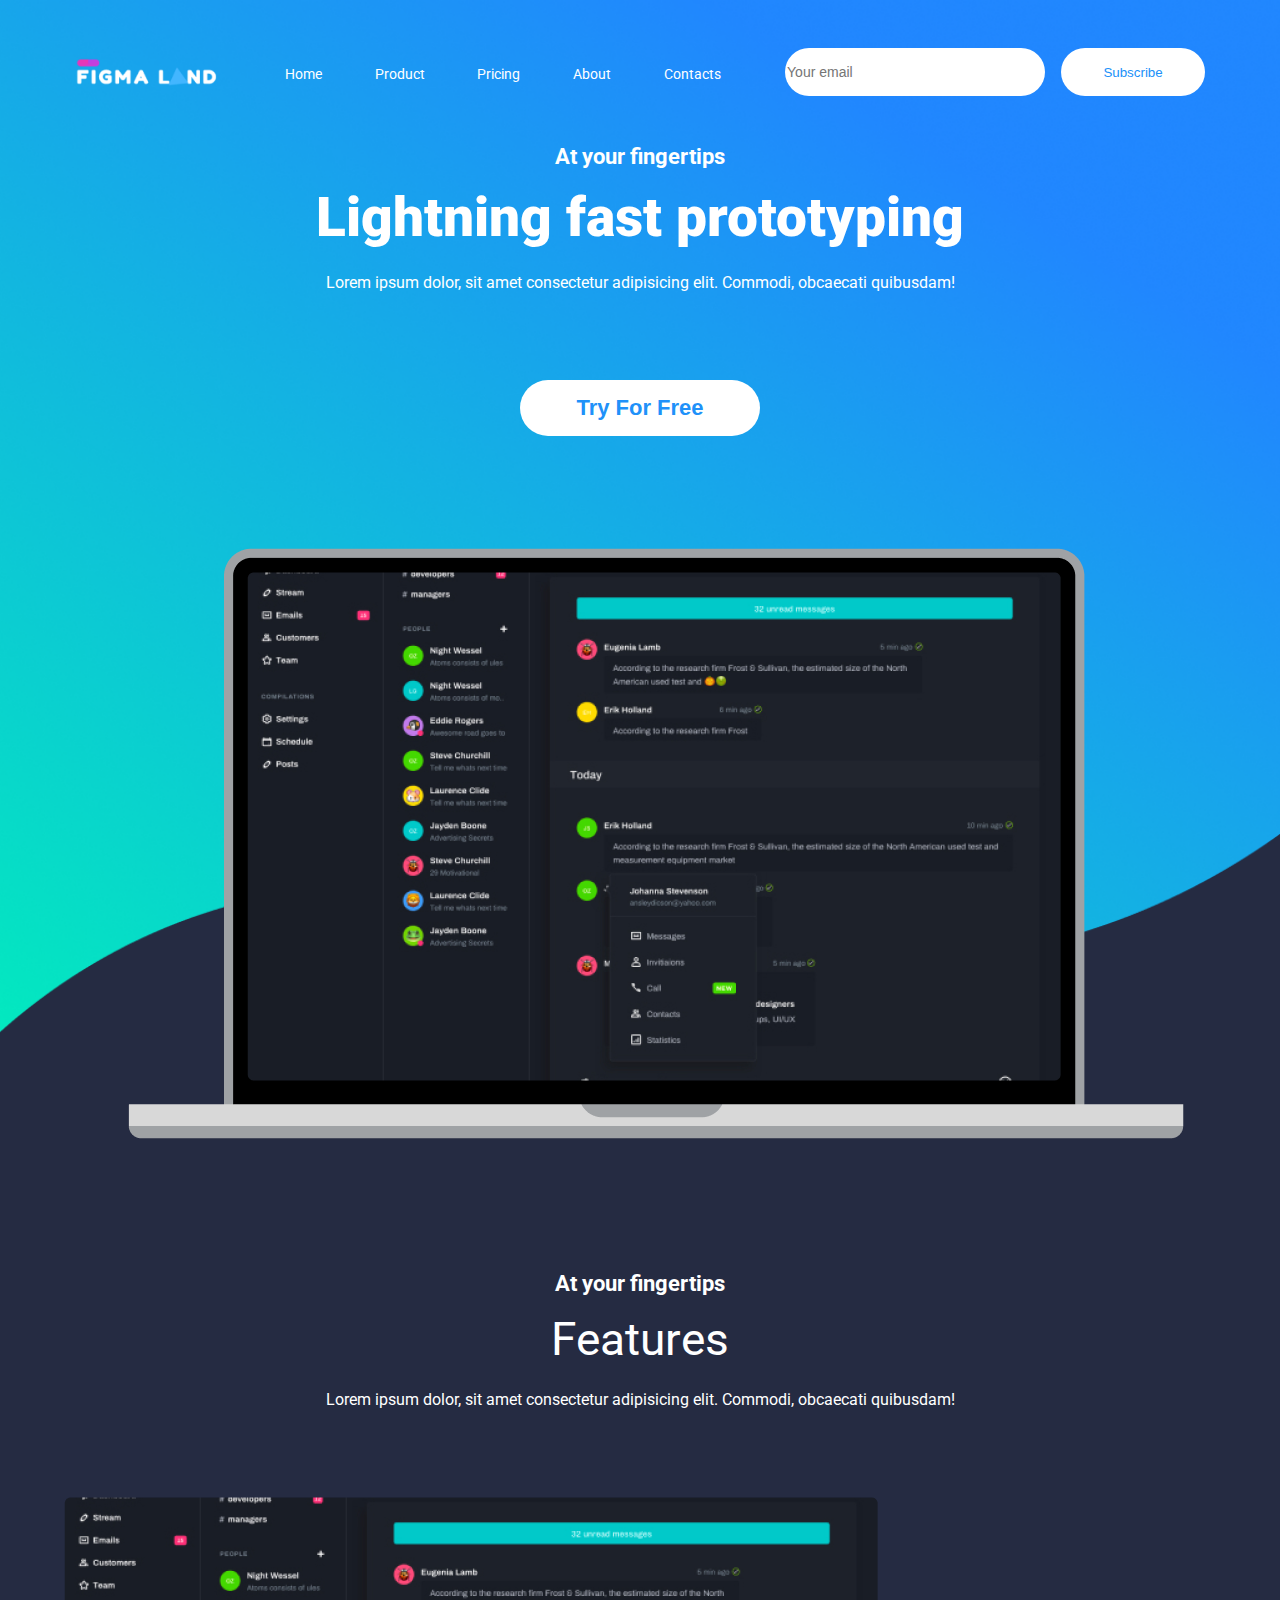
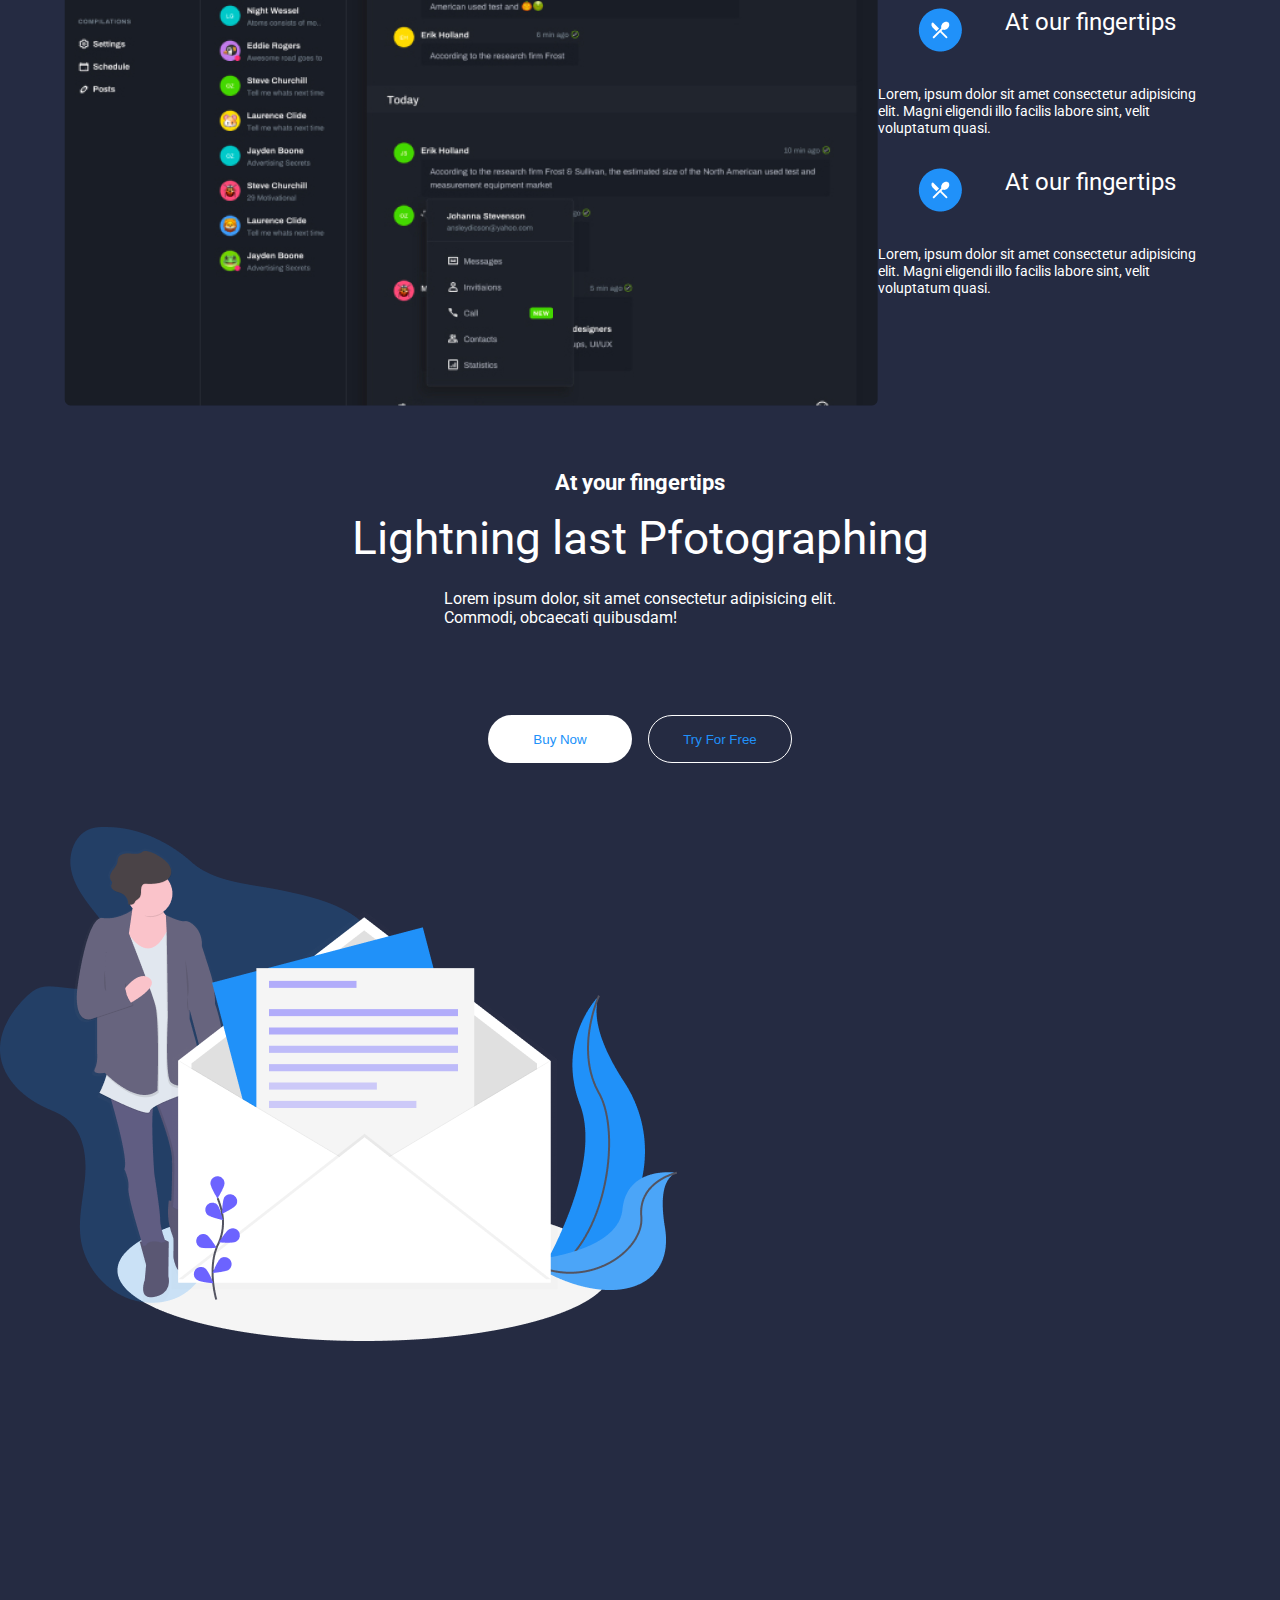
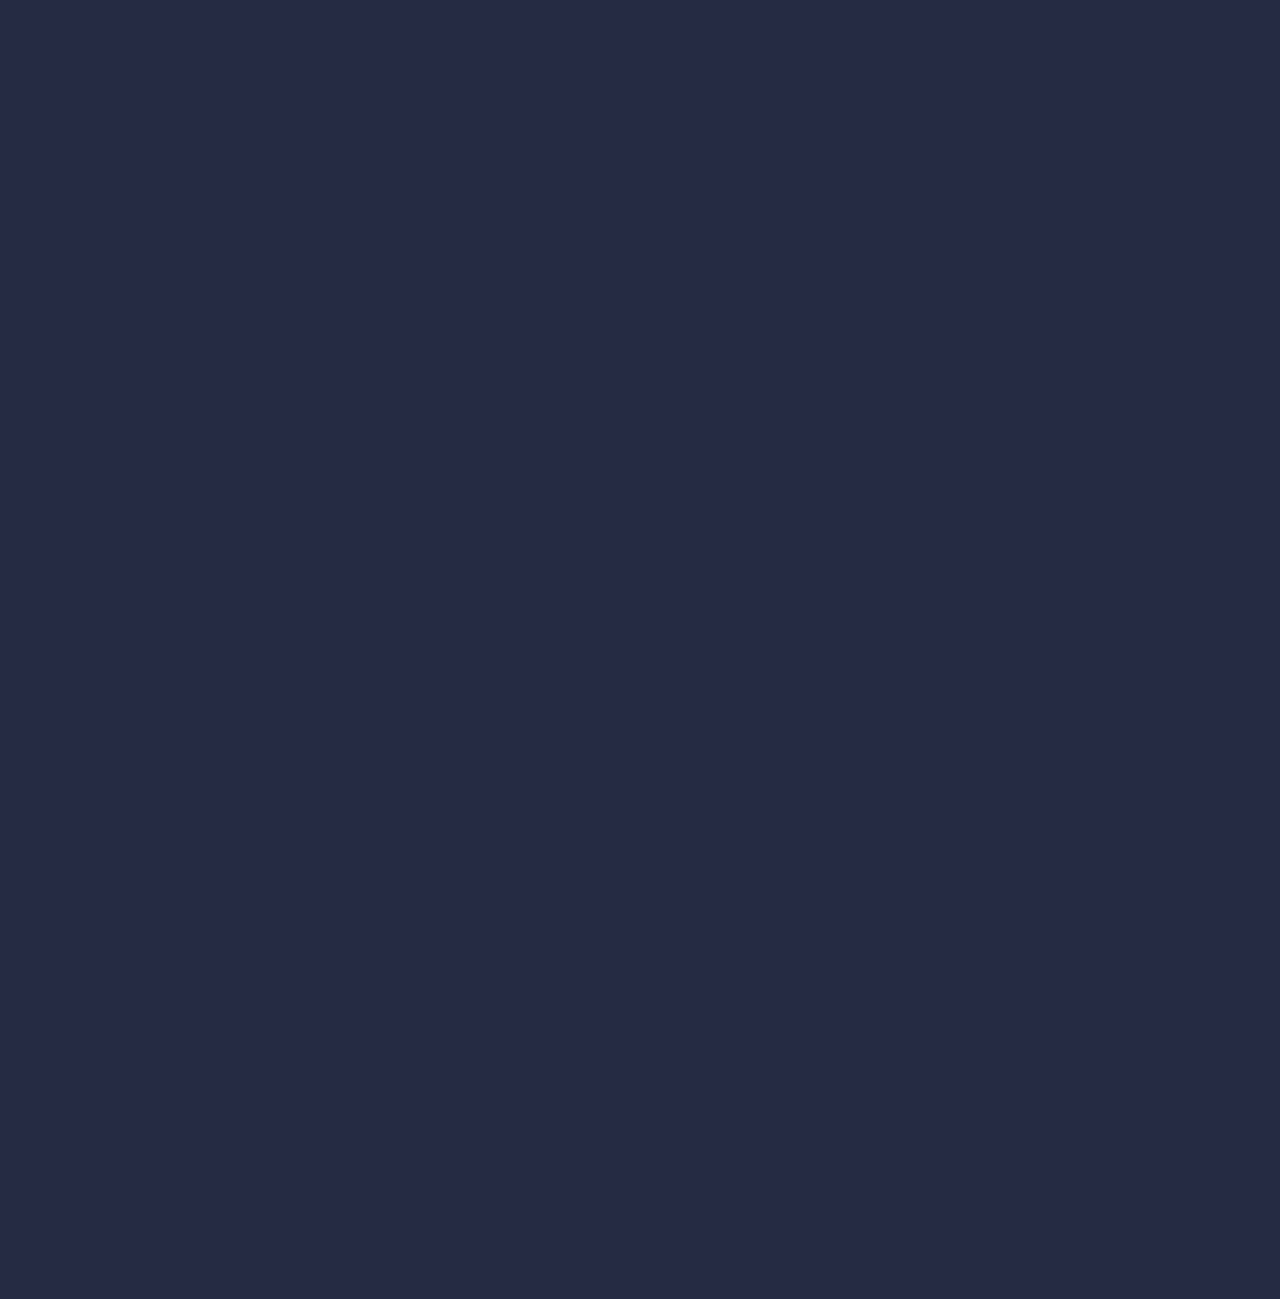
<file: index.html>
<!DOCTYPE html>
<html lang="en">
<head>
    <meta charset="UTF-8">
    <meta http-equiv="X-UA-Compatible" content="IE=edge">
    <meta name="viewport" content="width=device-width, initial-scale=1.0">
    <title>Document</title>
    <link rel="preconnect" href="https://fonts.gstatic.com">
    <link href="https://fonts.googleapis.com/css2?family=Roboto&display=swap" rel="stylesheet">
    <link rel="stylesheet" href="style.css">
</head>
<body>
    <div class="container">
        <header class="head">
            <div class="head-nav">
                <img src="figmaland.png" alt="logo">
                <ul class="head-nav-ul">
                    <li class="head-nav-ul-item">
                        <a href="#">Home</a>                        
                    </li>
                    <li class="head-nav-ul-item">
                        <a href="#">Product</a>                        
                    </li>
                    <li class="head-nav-ul-item">
                        <a href="#">Pricing</a>                        
                    </li>
                    <li class="head-nav-ul-item">
                        <a href="#">About</a>                        
                    </li>
                    <li class="head-nav-ul-item">
                        <a href="#">Contacts</a>                        
                    </li>
                </ul>
                <input type="email" class="input-mail" placeholder="Your email">
                <button class="small-button">
                    <a href="#">Subscribe</a>
                </button>
            </div>
            <div class="flex-column">
                <p class="subtitle">At your fingertips</p>
                <p class="maintitle">Lightning fast prototyping</p>
                <p class="text-center">Lorem ipsum dolor, sit amet consectetur adipisicing elit. Commodi, obcaecati quibusdam!</p>
                <button class="big-button">
                    <a href="#">Try For Free</a>
                </button>
            </div>
            <div class="mac">
                <img src="Macbook Pro.png" alt="Macbook">
            </div>
    
        </header>
        <div class="flex-column">
            <p class="subtitle">At your fingertips</p>
            <p class="bigtitle">Features</p>
            <p class="text-center">Lorem ipsum dolor, sit amet consectetur adipisicing elit. Commodi, obcaecati quibusdam!</p>
            
        </div>
        <div class="flex-row">
            <img src="SCREEN MASK.png" alt="screenshot" width="75%">
            <div class="flex-column">
                <div class="flex-column">
                    <figure>
                        <img src="ic_round-restaurant-menu.png" alt="menu">
                        <figcaption class="menu-pict">At our fingertips</figcaption>
                    </figure>
                    <p class="menu-text">Lorem, ipsum dolor sit amet consectetur adipisicing elit. Magni eligendi illo facilis labore sint, velit voluptatum quasi.</p>
                    <figure>
                        <img src="ic_round-restaurant-menu.png" alt="menu">
                        <figcaption class="menu-pict">At our fingertips</figcaption>
                    </figure>
                    <p class="menu-text">Lorem, ipsum dolor sit amet consectetur adipisicing elit. Magni eligendi illo facilis labore sint, velit voluptatum quasi.</p>
                </div>

            </div>
        </div>
        <div class="buttons-buy-try">
            <p class="subtitle">At your fingertips</p>
            <p class="bigtitle">Lightning last Pfotographing</p>
            <p class="text-center">Lorem ipsum dolor, sit amet consectetur adipisicing elit. <br> Commodi, obcaecati quibusdam!</p>
            <div class="two-button">
                <button class="small-button">
                    <a href="#">Buy Now</a>
                </button>
                <button class="small-button">
                    <a href="#">Try For Free</a>
                </button>
            </div>
        </div>
        <div class="newsletter">
            <div class="letter-pic">
                <img src="letter.png" alt="letter">
            </div>
        </div>
        <div class="partners">

        </div>
        <div class="testimonials">

        </div>
        <div class="prising">

        </div>
        <div class="contacts">

        </div>
        <footer class="foot>

        </footer>
    </div>
   

</body>
</html>
</file>
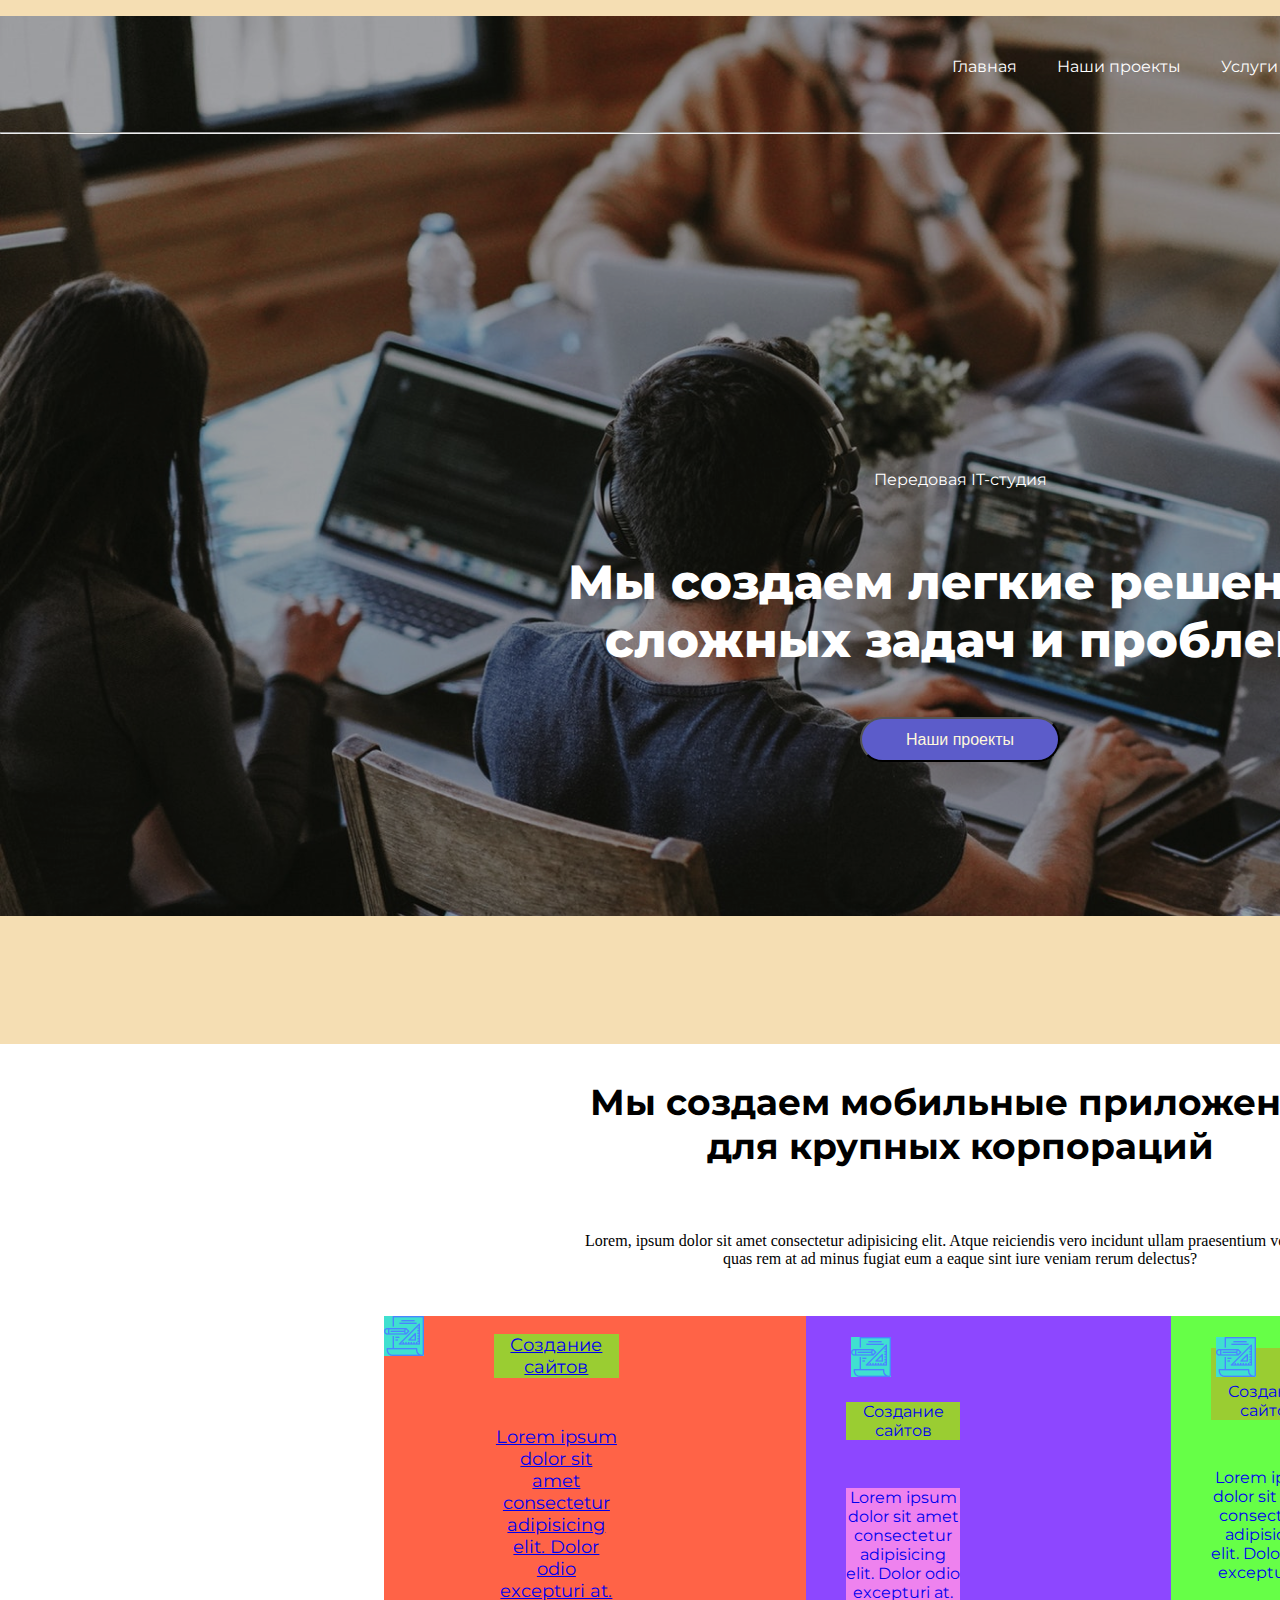
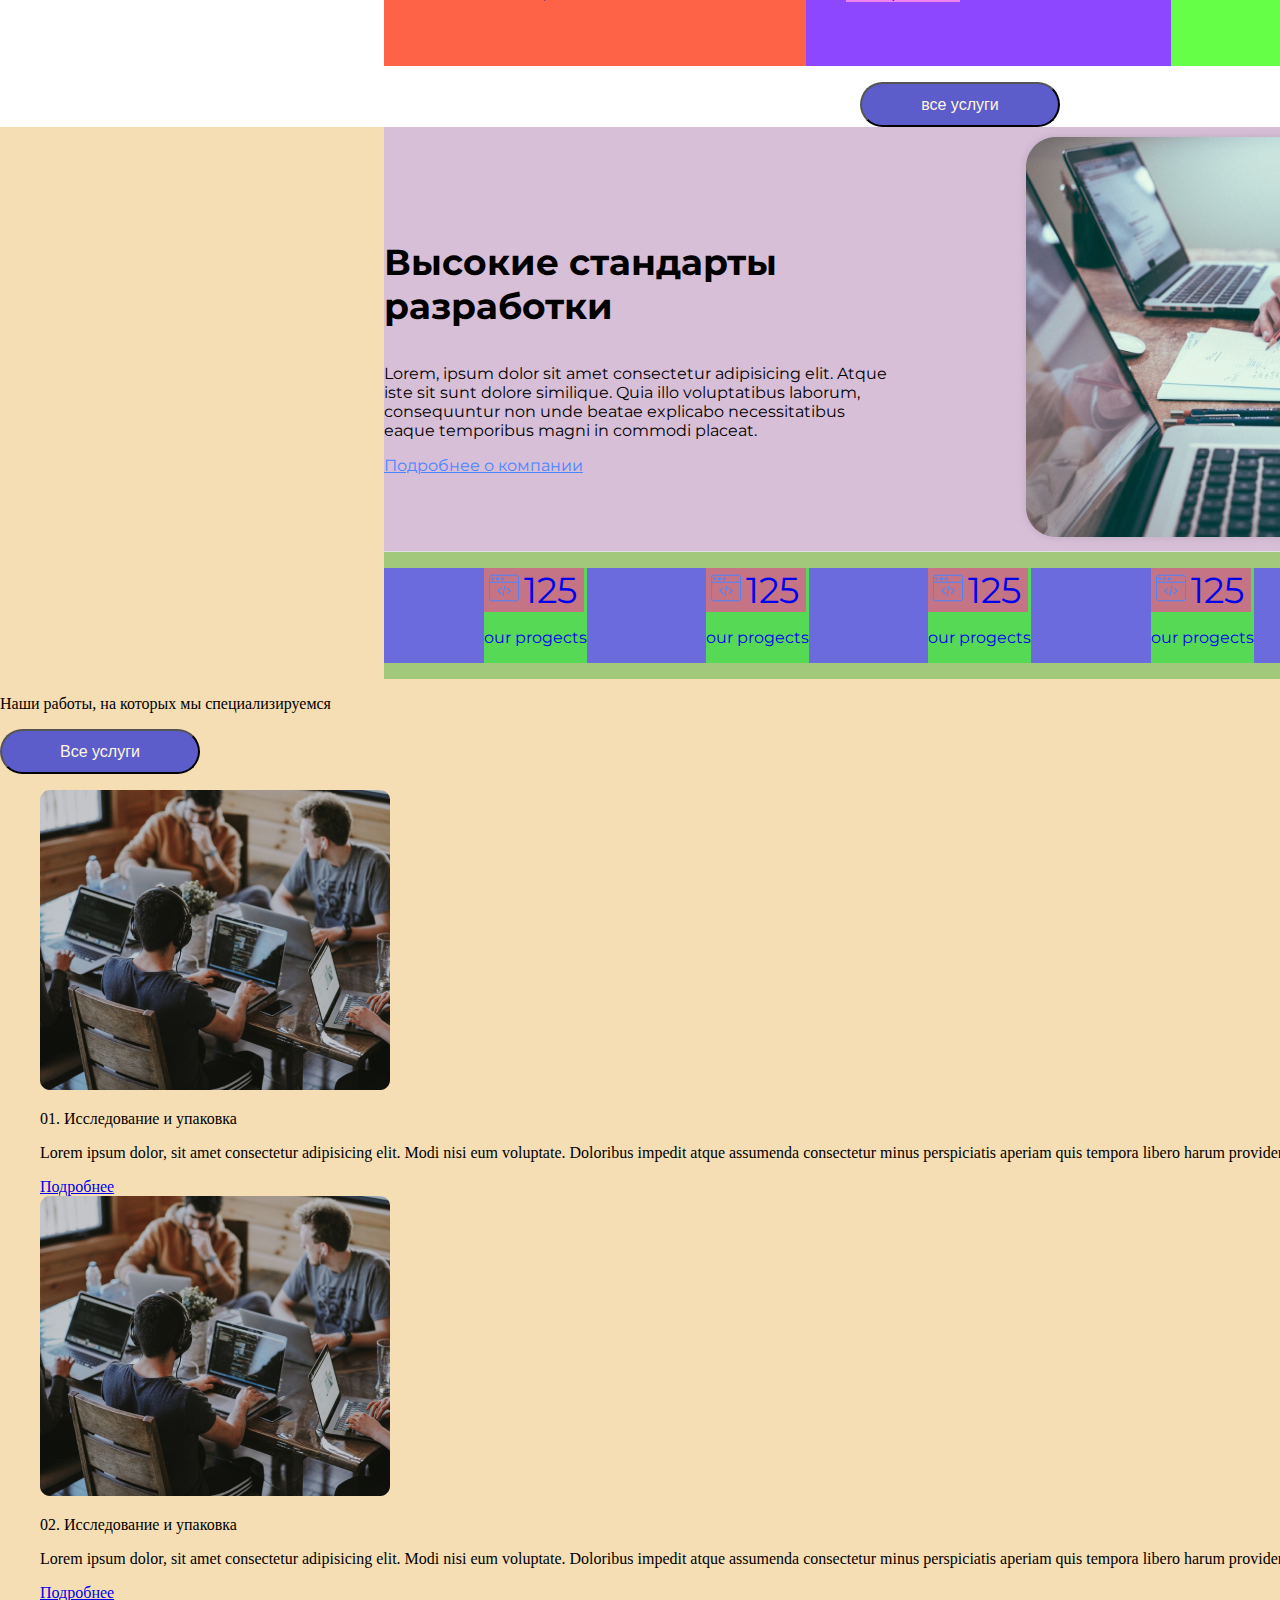
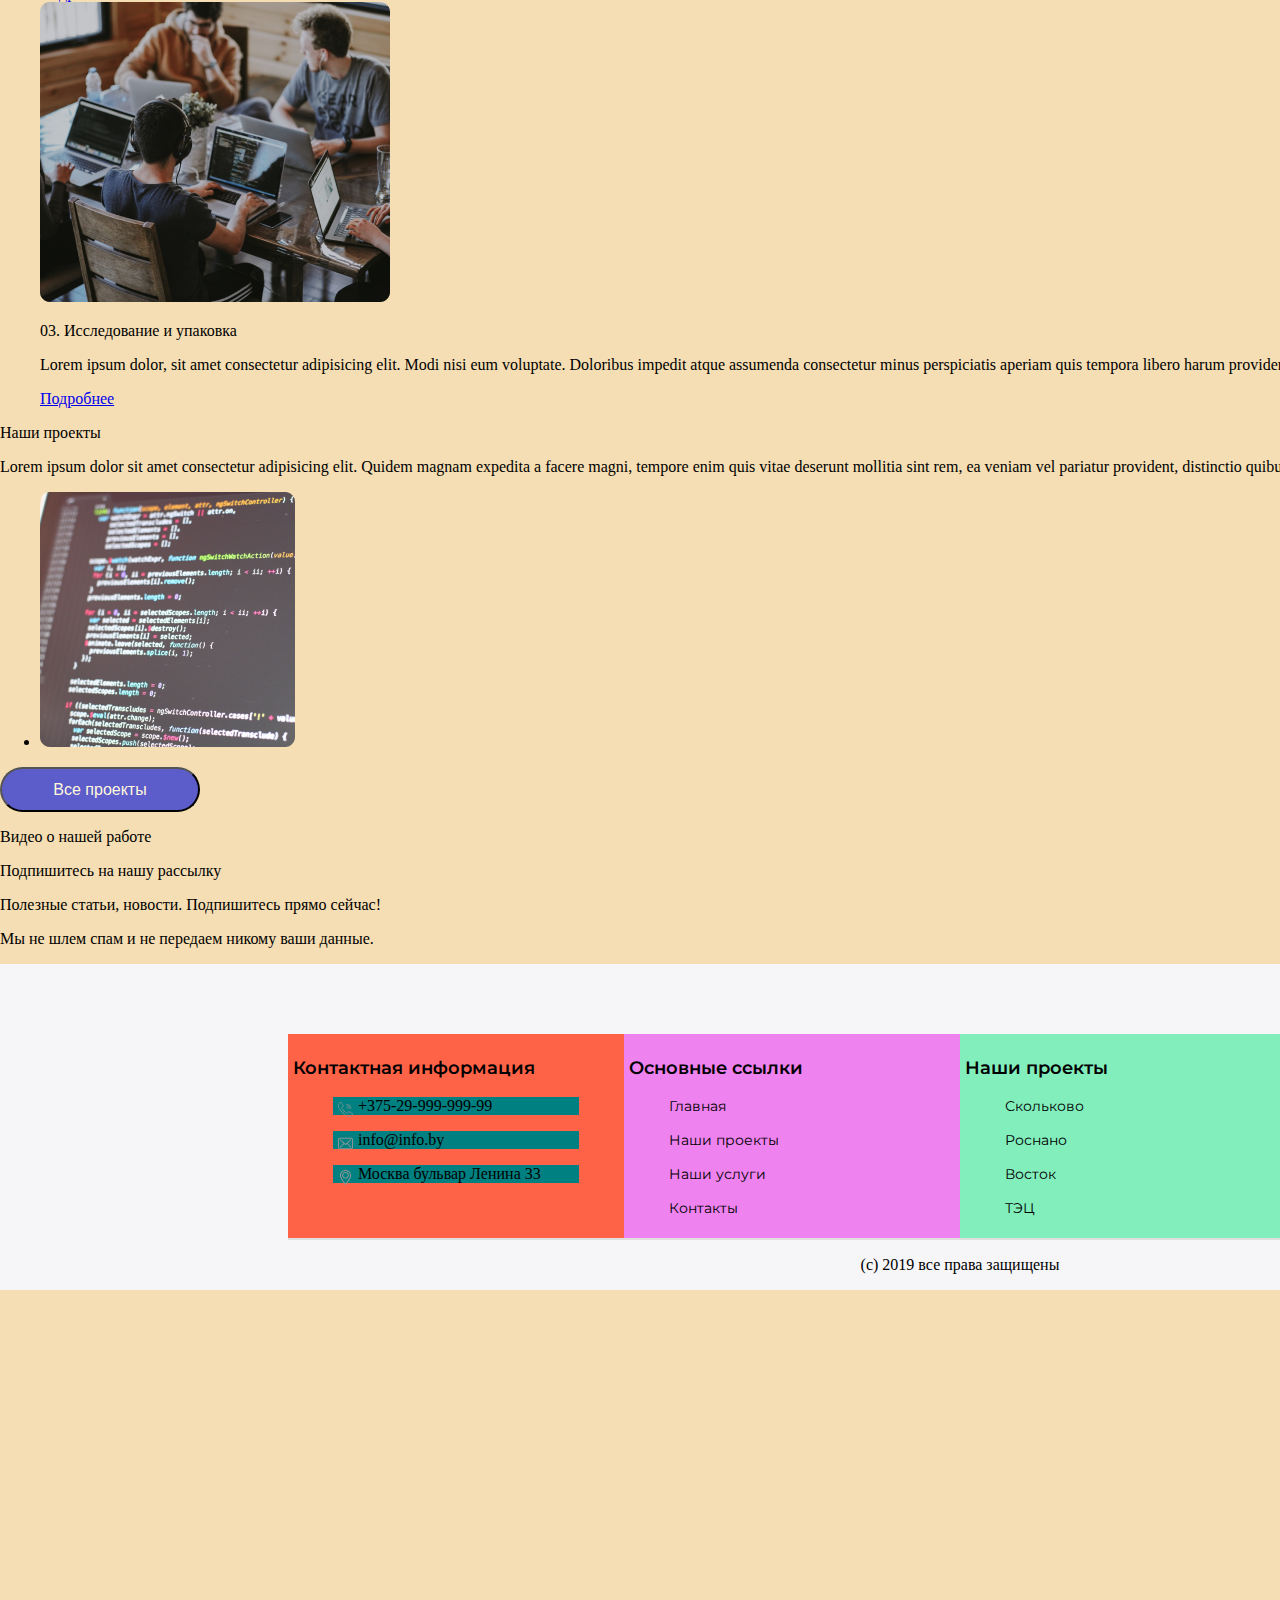
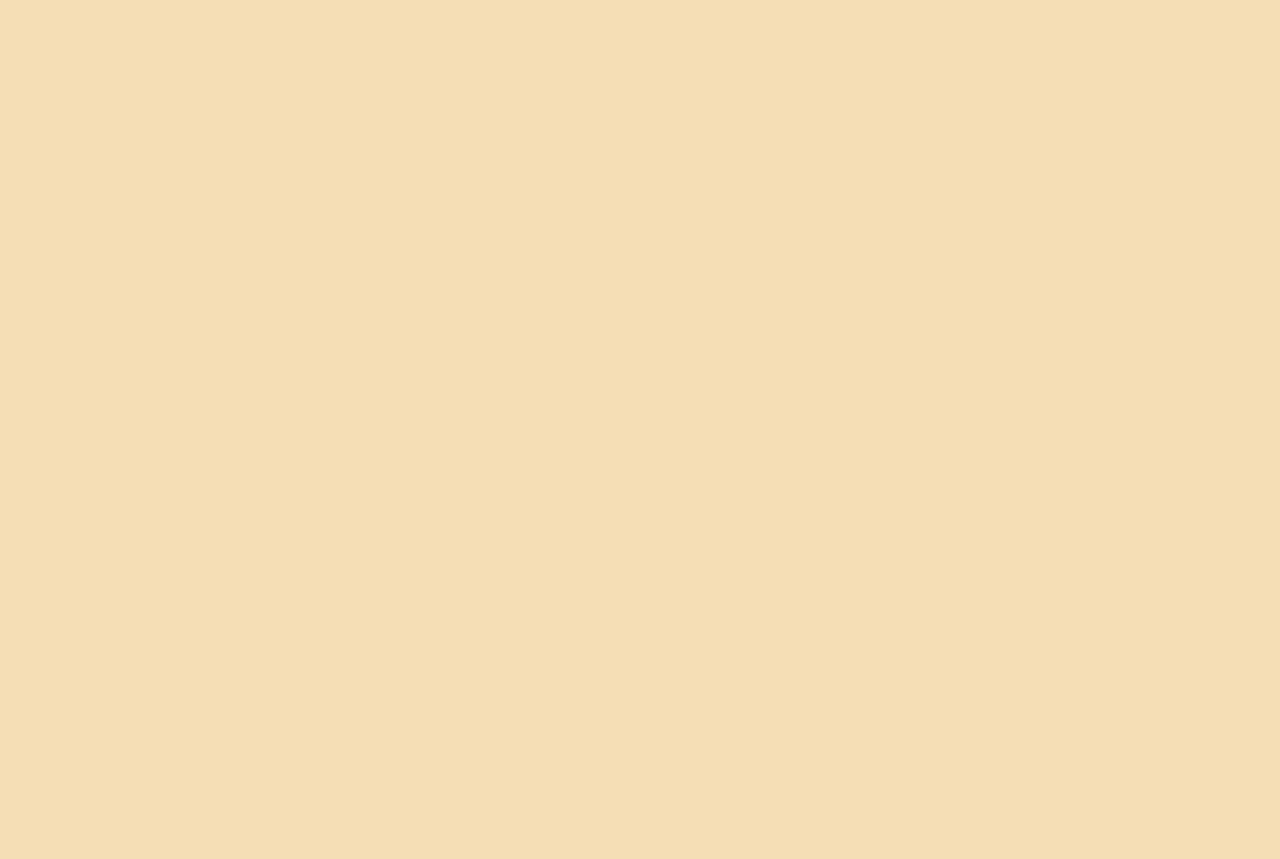
<file: hw2/index.html>
<!DOCTYPE html>
<html lang="en">
<head>
    <meta charset="UTF-8">
    <meta http-equiv="X-UA-Compatible" content="IE=edge">
    <meta name="viewport" content="width=device-width, initial-scale=1.0">
    <title>flex</title>
    <link rel="preconnect" href="https://fonts.gstatic.com">
    <link href="https://fonts.googleapis.com/css2?family=Montserrat&display=swap" rel="stylesheet">
    <link rel="stylesheet" href="style.css">
</head>
<body>
    <div class="head">
        <div class="head-nav">
            <ul class="head-nav-list">
                <li class="head-nav-item">
                    <a href="#">Главная</a>
                </li>
                <li class="head-nav-item">
                    <a href="#">Наши проекты</a>
                </li>
                <li class="head-nav-item">
                    <a href="#">Услуги</a>
                </li>
                <li class="head-nav-item">
                    <a href="#">Новости</a>
                </li>
                <li class="head-nav-item">
                    <a href="#">Контакты</a>
                </li>
            </ul>
 
        </div>
        <hr>
        <div class="peredovaya">
            <p class="peredovaya-text">
                Передовая IT-студия
            </p>
            <p class="mysozdaem">
                Мы создаем легкие решения сложных задач и проблем
            </p>
            <button class="blue-button">
                    Наши проекты
            </button>
         </div>    
    </div> 
    <div class="my-soz-pril">
        <p class="zagolovok">
            Мы создаем мобильные приложения для крупных корпораций
        </p>
        <p>
            Lorem, ipsum dolor sit amet consectetur adipisicing elit. Atque reiciendis vero incidunt ullam praesentium velit fuga, quas rem at ad minus fugiat eum a eaque sint iure veniam rerum delectus?
        </p>
        <div class="sozdaem-main">
            <div class="sozdaem-main-item">
                <a href="#">
                    <div class="sozdaem-main-item-figure">
                        <img src="Zametka.png" alt="site">
                    </div>
                    <div class="sozdaem-main-item-text">
                        <p class="sozdanie-saitov">
                            Создание сайтов
                        </p>
                        <p>
                            Lorem ipsum dolor sit amet consectetur adipisicing elit. Dolor odio excepturi at.
                        </p>
                    </div>                    
                </a>
            </div>
            <div class="sozdaem-main-item">
                <a href="#">
                    <figure class="sozdaem-main-item-figure">
                        <img src="Zametka.png" alt="place"  vspace="5" hspace="5">
                        <figcaption>
                            <p class="sozdanie-saitov">
                                Создание сайтов
                            </p>
                            <p class="loren">
                                Lorem ipsum dolor sit amet consectetur adipisicing elit. Dolor odio excepturi at.
                            </p>
                        </figcaption>
                    </figure>
                </a>
            </div>
            <div class="sozdaem-main-item">
                <a href="#">
                    <figure class="sozdaem-main-item-figure">
                        <img src="Zametka.png" alt="place" align="left" vspace="5" hspace="5">
                        <figcaption>
                            <p class="sozdanie-saitov">
                                Создание сайтов
                            </p>
                            <p>
                                Lorem ipsum dolor sit amet consectetur adipisicing elit. Dolor odio excepturi at.
                            </p>
                        </figcaption>
                    </figure>
                </a>
            </div>
        </div>
        <button class="blue-button">все услуги</button>
    </div>
    <div class="vys-stand">
        <div class="vys-stand-up">
            <div class="vys-stand-text">
                <p class="zagolovok">
                    Высокие стандарты разработки
                </p>
                <p class="vys-stand-text-dva">
                    Lorem, ipsum dolor sit amet consectetur adipisicing elit. Atque iste sit sunt dolore similique. Quia illo voluptatibus laborum, consequuntur non unde beatae explicabo necessitatibus eaque temporibus magni in commodi placeat.
                </p>
                <a href="#">Подробнее о компании</a>
            </div>
            <div class="vys-stand-pict">
                <img src="notebook.png" alt="notebook">
            </div>    
        </div>
        <div class="vys-stand-niz">
            <ul class="vys-stand-niz-list">
                <li class="vys-stand-niz-list-item">
                    <a href="#">
                        <div class="vys-stand-niz-list-item-up">
                            <img src="125 projects icon.png" alt="progects" align="left" vspace="5" hspace="5">
                            <figcaption class="figcaption">
                                125
                            </figcaption>                       
                        </div>
                        <p class="vys-stand-niz-list-item-bottom">
                            our progects
                        </p>
                    </a>
                </li>
                <li class="vys-stand-niz-list-item">
                    <a href="#">
                        <div class="vys-stand-niz-list-item-up">
                            <img src="125 projects icon.png" alt="progects" align="left" vspace="5" hspace="5">
                            <figcaption class="figcaption">
                                125
                            </figcaption>                       
                        </div>
                        <p class="vys-stand-niz-list-item-bottom">
                            our progects
                        </p>
                    </a>
                </li>
                <li class="vys-stand-niz-list-item">
                    <a href="#">
                        <div class="vys-stand-niz-list-item-up">
                            <img src="125 projects icon.png" alt="progects" align="left" vspace="5" hspace="5">
                            <figcaption class="figcaption">
                                125
                            </figcaption>                       
                        </div>
                        <p class="vys-stand-niz-list-item-bottom">
                            our progects
                        </p>
                    </a>
                </li>
                <li class="vys-stand-niz-list-item">
                    <a href="#">
                        <div class="vys-stand-niz-list-item-up">
                            <img src="125 projects icon.png" alt="progects" align="left" vspace="5" hspace="5">
                            <figcaption class="figcaption">
                                125
                            </figcaption>                       
                        </div>
                        <p class="vys-stand-niz-list-item-bottom">
                            our progects
                        </p>
                    </a>
                </li>
                <li class="vys-stand-niz-list-item">
                    <a href="#">
                        <div class="vys-stand-niz-list-item-up">
                            <img src="125 projects icon.png" alt="progects" align="left" vspace="5" hspace="5">
                            <figcaption class="figcaption">
                                125
                            </figcaption>                       
                        </div>
                        <p class="vys-stand-niz-list-item-bottom">
                            our progects
                        </p>
                    </a>
                </li>
            </ul>
        </div>
    </div>
    <div class="raboty">
        <div>
            <p class="raboty-text">
                Наши работы, на которых мы специализируемся
            </p>
            <button class="blue-button">
                Все услуги
            </button>
        </div>
        <div>
            <ul>
                <div>
                    <img src="issledov i upakovka.png" alt="upakovka">
                    <p>01. Исследование и упаковка</p>
                    <p>Lorem ipsum dolor, sit amet consectetur adipisicing elit. Modi nisi eum voluptate. Doloribus impedit atque assumenda consectetur minus perspiciatis aperiam quis tempora libero harum provident veritatis unde, repudiandae cupiditate suscipit.</p>
                    <a href="#">Подробнее</a>
                </div>
                <div>
                    <img src="issledov i upakovka.png" alt="upakovka">
                    <p>02. Исследование и упаковка</p>
                    <p>Lorem ipsum dolor, sit amet consectetur adipisicing elit. Modi nisi eum voluptate. Doloribus impedit atque assumenda consectetur minus perspiciatis aperiam quis tempora libero harum provident veritatis unde, repudiandae cupiditate suscipit.</p>
                    <a href="#">Подробнее</a>
                </div>
                <div>
                    <img src="issledov i upakovka.png" alt="upakovka">
                    <p>03. Исследование и упаковка</p>
                    <p>Lorem ipsum dolor, sit amet consectetur adipisicing elit. Modi nisi eum voluptate. Doloribus impedit atque assumenda consectetur minus perspiciatis aperiam quis tempora libero harum provident veritatis unde, repudiandae cupiditate suscipit.</p>
                    <a href="#">Подробнее</a>
                </div>
            </ul>
        </div>
    </div>
    <div class="projects">
        <p class="projects-text">
            Наши проекты
        </p>
        <p>
            Lorem ipsum dolor sit amet consectetur adipisicing elit. Quidem magnam expedita a facere magni, tempore enim quis vitae deserunt mollitia sint rem, ea veniam vel pariatur provident, distinctio quibusdam nisi!
        </p>
        <ul>
            <li>
                <img src="nashi proeky.png" alt="nashi">
            </li>
        </ul>
        <button class="blue-button">Все проекты</button>
 
    </div>
    <div class="video">
         <p class="video-text">
             Видео о нашей работе
         </p>
    </div>
    <div class="podpiska">
         <p class="podpiska-text-up">
             Подпишитесь на нашу рассылку
         </p>
         <p class="podpiska-text-second">
            Полезные статьи, новости. Подпишитесь прямо сейчас!
        </p>
        <div class="podpiska-input-mail">

        </div>
        <p class="podpiska-text-bottom">
            Мы не шлем спам и не передаем никому ваши данные.
        </p>
    </div>
    <footer class="footer">
        <div class="footer-up">
            <div class="footer-up-contact">
                <p class="contact-text">Контактная информация</p>
                <figure class="contact-item">
                    <img src="call.png" alt="tel" align="left" vspace="5" hspace="5">
                    <figcaption>
                        +375-29-999-999-99
                    </figcaption>
                </figure>
                <figure class="contact-item">
                    <img src="envelope.png" alt="mail" align="left" vspace="5" hspace="5">
                    <figcaption>
                        info@info.by
                    </figcaption>
                </figure>
                <figure class="contact-item">
                    <img src="placeholder.png" alt="place" align="left" vspace="5" hspace="5">
                    <figcaption>
                        Москва бульвар Ленина 33
                    </figcaption>
                </figure>
            </div>            
            <div class="footer-up-main-links">
                <p class="main-links-up">Основные ссылки</p>
                <ul class="main-links-ul">
                    <li class="ul-item">
                        <a href="#">Главная</a>
                    </li>
                    <li class="ul-item">
                        <a href="#">Наши проекты</a>
                    </li>
                    <li class="ul-item">
                        <a href="#">Наши услуги</a>
                    </li>
                    <li class="ul-item">
                        <a href="#">Контакты</a>
                    </li>
                </ul>
            </div>    
            <div class="footer-up-projects">
                <p class="projects-up">Наши проекты</p>
                <ul class="projects-ul">
                    <li class="ul-item">
                        <a href="#">Скольково</a>
                    </li>
                    <li class="ul-item">
                        <a href="#">Роснано</a>
                    </li>
                    <li class="ul-item">
                        <a href="#">Восток</a>
                    </li>
                    <li class="ul-item">
                        <a href="#">ТЭЦ</a>
                    </li>
                </ul>
            </div>
            <div class="footer-up-social">
                <p class="social-up">Социальные сети</p>
                <ul class="social-links-ul">
                    <li class="ul-item">
                        <a href="#">VK</a>
                    </li>
                    <li class="ul-item">
                        <a href="#">Insta</a>
                    </li>
                    <li class="ul-item">
                        <a href="#">FB</a>
                    </li>
                    <li class="ul-item">
                        <a href="#">Twitter</a>
                    </li>
                </ul>
            </div>        
        </div>
        <p class="vce-prava">
             (c) 2019 все права защищены
        </p>

    </footer>
</body>
</html>
</file>
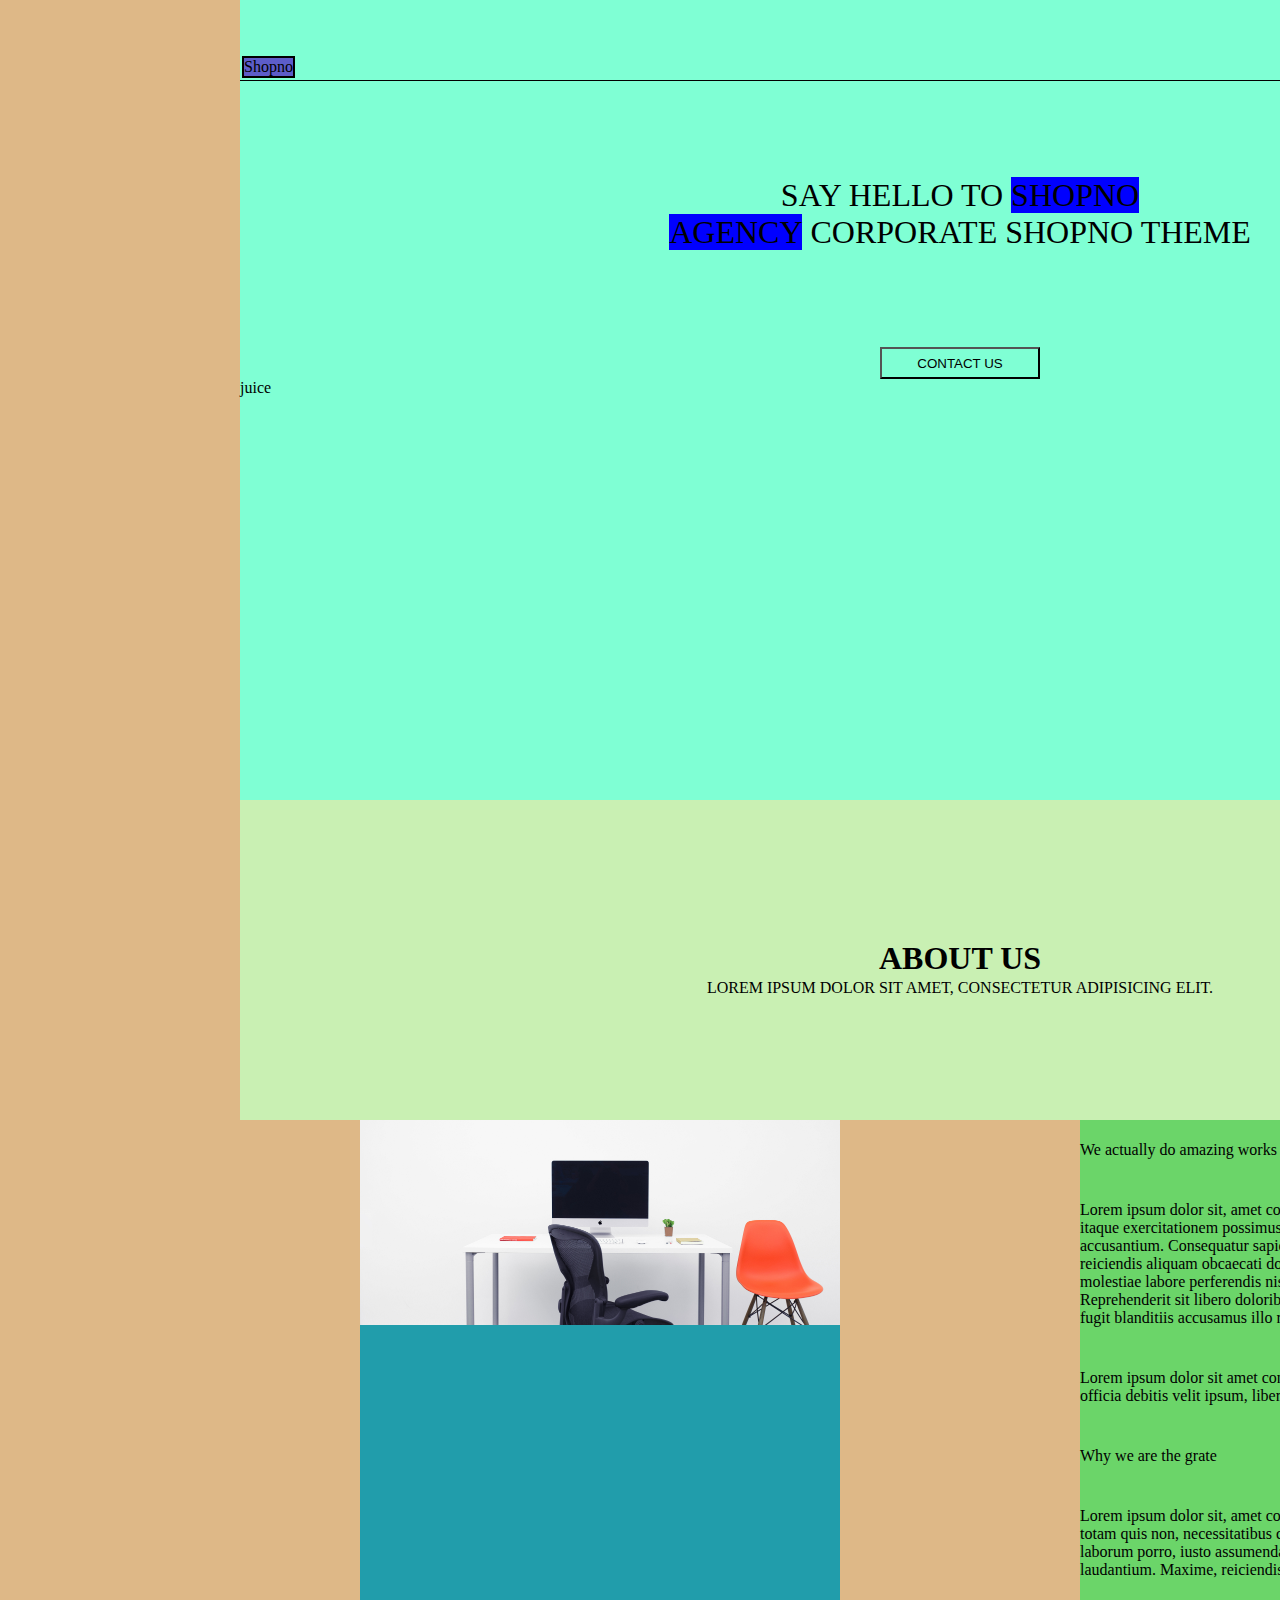
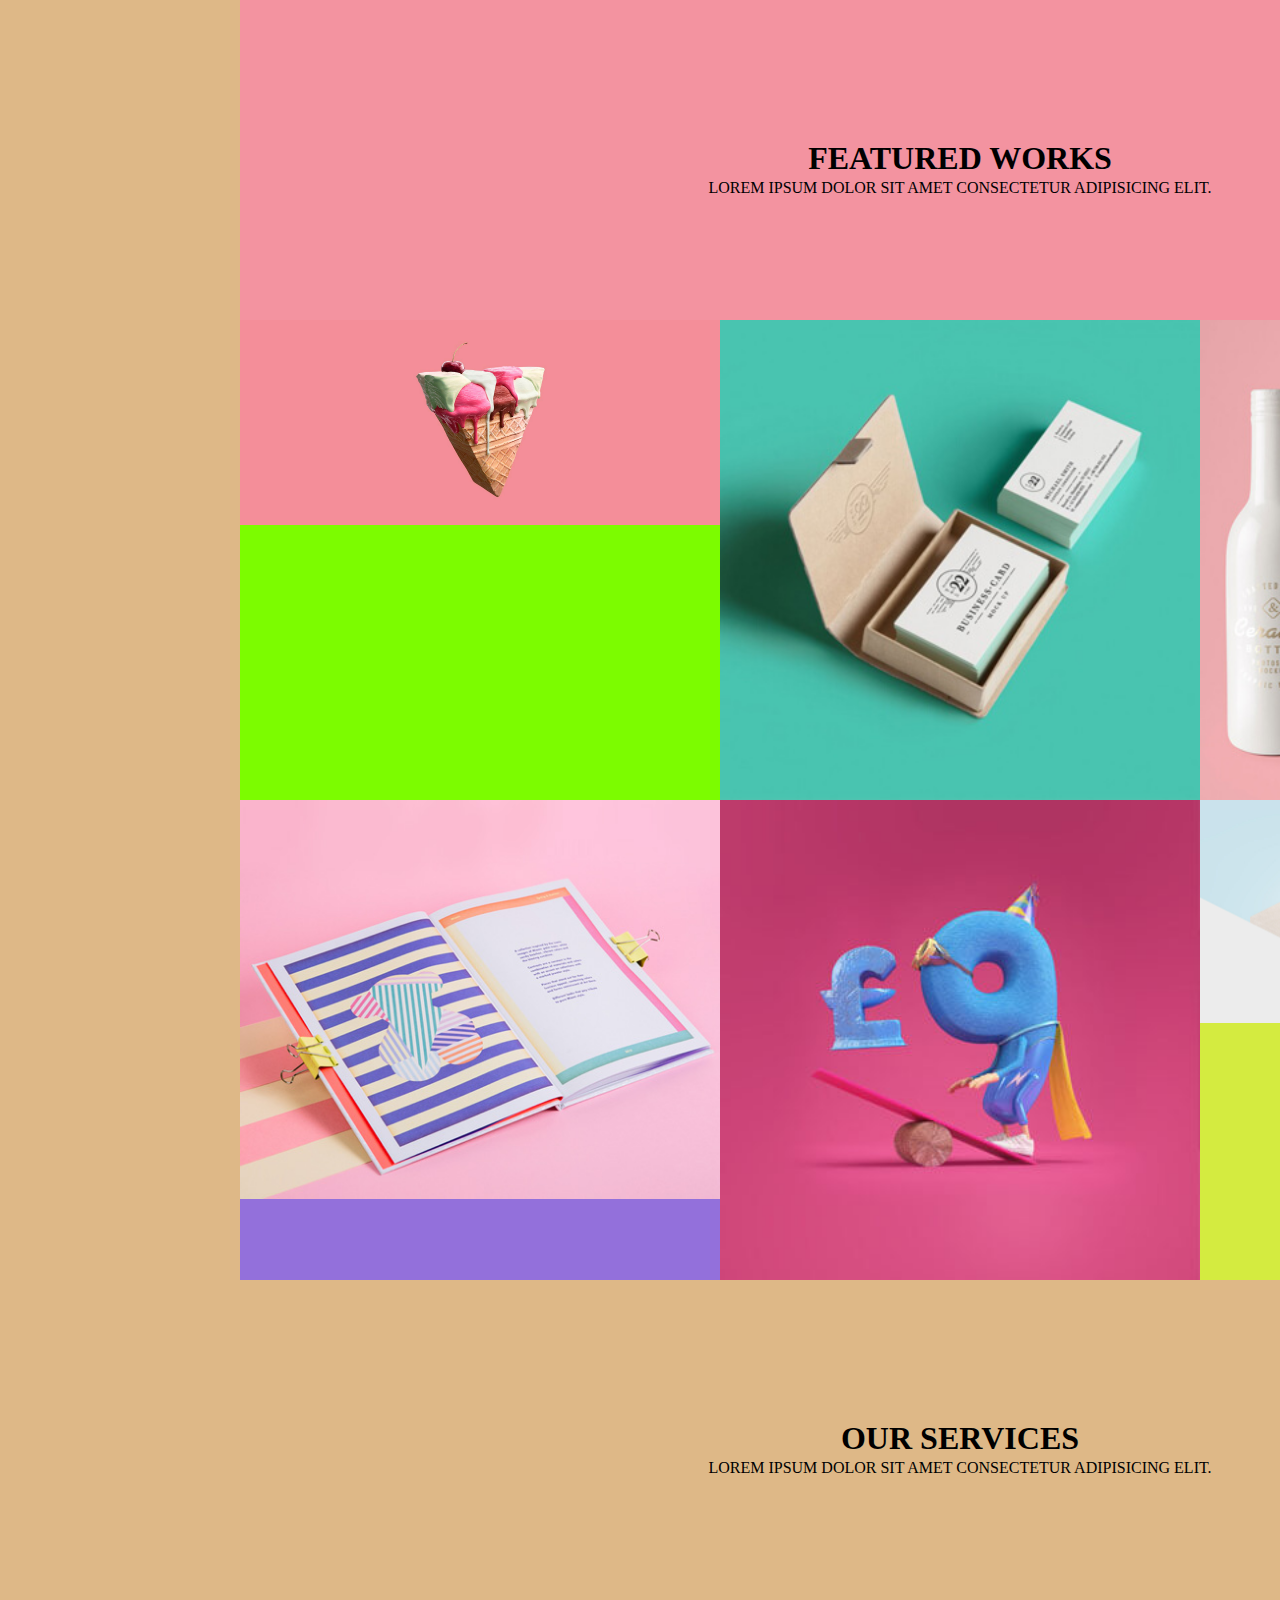
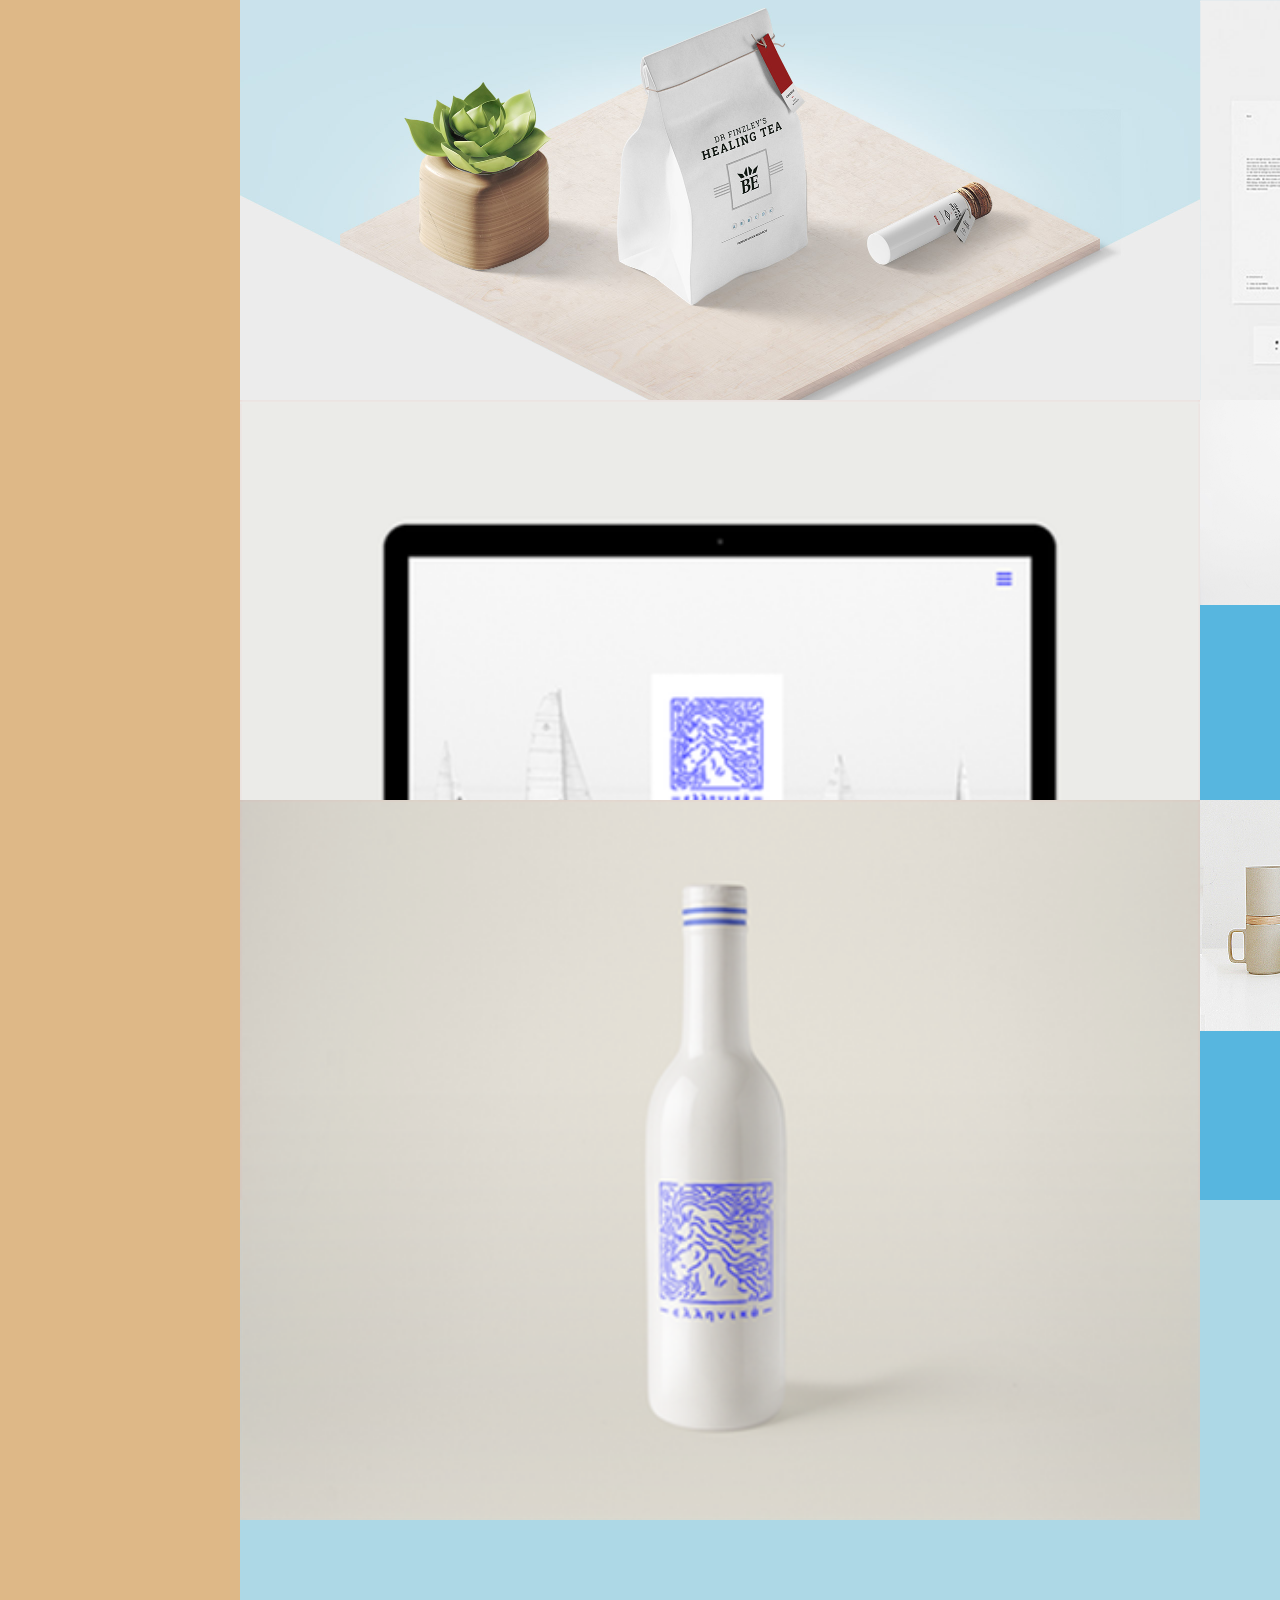
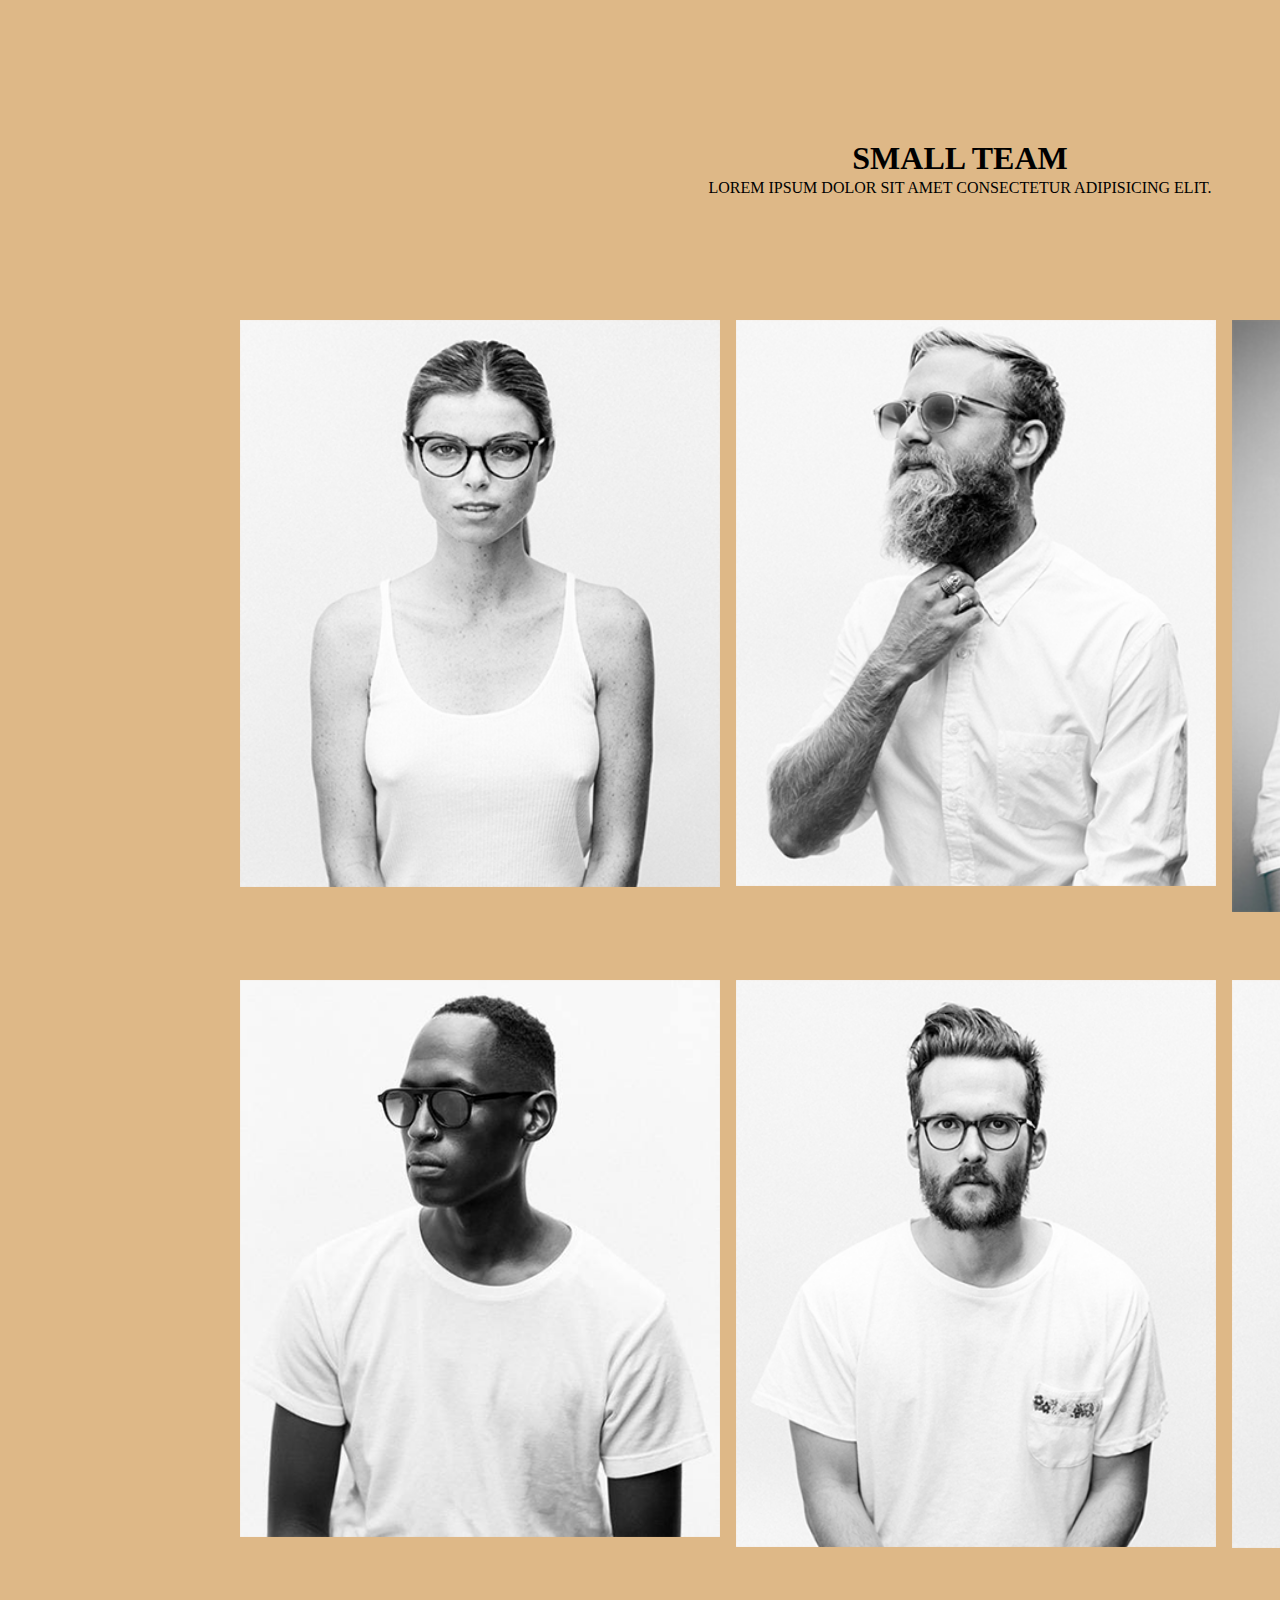
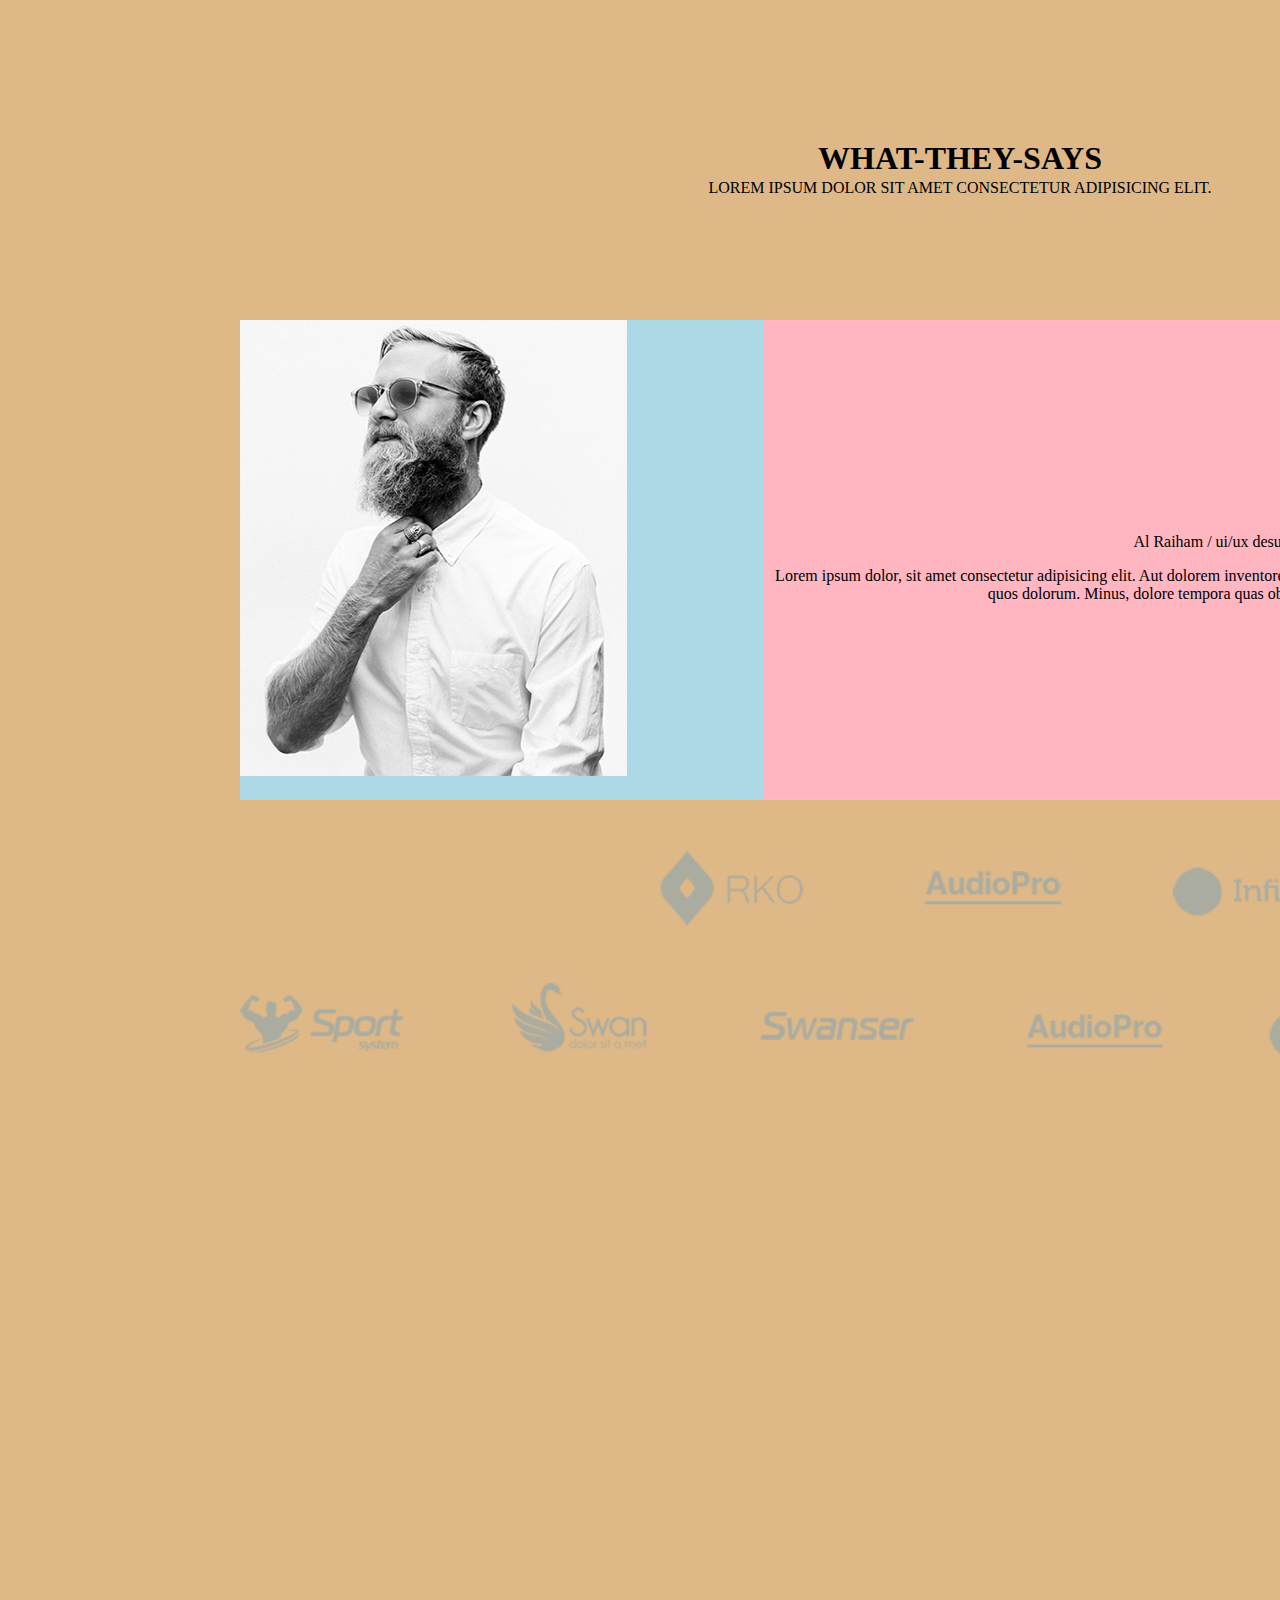
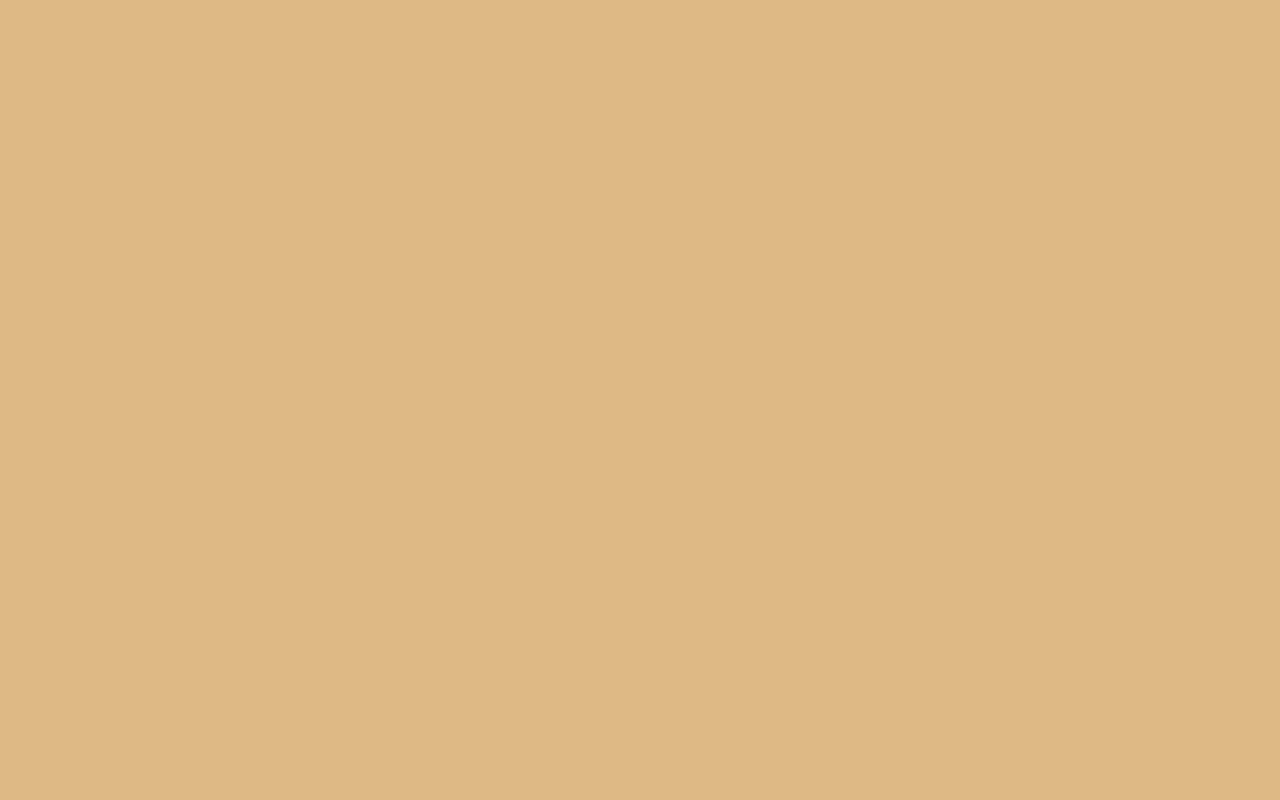
<file: hw3/index.html>
<!DOCTYPE html>
<html lang="en">
<head>
    <meta charset="UTF-8">
    <meta http-equiv="X-UA-Compatible" content="IE=edge">
    <meta name="viewport" content="width=device-width, initial-scale=1.0">
    <link rel="stylesheet" href="style.css">
    <title>hw3</title>
</head>
<body>
    <div class="container">
        <header class="header">
            <div class="header-up">
                <div class="header-up-logo">
                    Shopno
                </div>
                <div class="header-up-menu">
                    menu
                </div>
            </div>
            <div class="header-text">
                <p class="header-text-first">say hello to</p>
                <div class="header-text-shopno">shopno</div>
                <br>
                <div class="header-text-shopno">agency</div>
                <p class="header-text-first">corporate shopno theme</p>
            </div>
            <div class="contact-us-div">
                <button class="contact-us">contact us</button>
            </div>
            <div class="juice">
                juice
            </div>
        </header>
        <div class="about-us">
            <p class="zagolovok">
                about us
            </p>
            <p class="podzagolovok">
                Lorem ipsum dolor sit amet, consectetur adipisicing elit.
            </p>
        </div>
        <div class="about-us-img">
            <img src="Chairs.png" alt="chairs" class="img-chairs">
        </div>
        <div class="about-us-text">
            <p class="we-actually">We actually do amazing works</p>
            <p class="lorem60">
                Lorem ipsum dolor sit, amet consectetur adipisicing elit. Tempore aliquam itaque exercitationem possimus fuga ut praesentium saepe odit accusantium. Consequatur sapiente reprehenderit iusto maiores velit quis reiciendis aliquam obcaecati doloremque, neque quaerat aliquid cum molestiae labore perferendis nisi esse dolore sit illo amet nulla? Reprehenderit sit libero doloribus, nobis maxime, at, quam aperiam sed fugit blanditiis accusamus illo reiciendis inventore.
            </p>
            <p class="lorem20">
                Lorem ipsum dolor sit amet consectetur adipisicing elit. Consequuntur officia debitis velit ipsum, libero ad ipsam labore iusto iste eum.
            </p>
            <p class="why-we">
                Why we are the grate
            </p>
            <p class="lorem30">
                Lorem ipsum dolor sit, amet consectetur adipisicing elit. Voluptates odio totam quis non, necessitatibus quibusdam inventore, minima nemo laborum porro, iusto assumenda a adipisci ducimus reprehenderit laudantium. Maxime, reiciendis officia.
            </p>
        </div>
        <main class="works">
            <p class="zagolovok">
                Featured works
            </p>
            <p class="podzagolovok">
                Lorem ipsum dolor sit amet consectetur adipisicing elit.
            </p>
        </main>
        <div class="works-item-1">
            <img src="Morojko.png" alt="icecream" width="100%">
        </div> 
        <div class="works-item-2">
            <img src="Cards.png" alt="cards" width="100%">
        </div> 
        <div class="works-item-3">
            <img src="Bottles.png" alt="bottles" width="100%">
        </div>
        <div class="works-item-4">
            <img src="Kniga.png" alt="book" width="100%">
        </div>
        <div class="works-item-5">
            <img src="9.png" alt="nine" width="100%">
        </div>
        <div class="works-item-6">
            <img src="Tea.png" alt="tea" width="100%">
        </div>

        <!-- <div class="works-item">
            <img src="Morojko.png" alt="icecream" width="100%">
        </div> 
        <div class="works-item">
            <img src="Cards.png" alt="cards" width="100%">
        </div> 
        <div class="works-item">
            <img src="Bottles.png" alt="bottles" width="100%">
        </div>
        <div class="works-item">
            <img src="Kniga.png" alt="book" width="100%">
        </div>
        <div class="works-item">
            <img src="9.png" alt="nine" width="100%">
        </div>
        <div class="works-item">
            <img src="Tea.png" alt="tea" width="100%">
        </div> -->

        <main class="our-servise">
            <p class="zagolovok">
                Our services
            </p>
            <p class="podzagolovok">
                Lorem ipsum dolor sit amet consectetur adipisicing elit.
            </p>
        </main>

        <!-- <div class="our-servise-item-1">
            Designing is the cool love for
        </div>
        <div class="our-servise-item-2">
            Cool psd design
        </div>
        <div class="our-servise-item-3">
            Designing is the cool 
        </div>
        <div class="our-servise-item-4">
            Psd to html kori
        </div>
        <div class="our-servise-item-5">
            Cool psd design
        </div>
        <div class="our-servise-item-6">
            Designing is the cool for
        </div> -->

        <div class="our-servise-items">
            <div class="our-servise-item">
                <img src="Tea.png" alt="tea" width="100%">
                <!-- Designing is the cool love for -->
            </div>
            <div class="our-servise-item">
                <img src="os2.png" alt="text" width="100%">
                <!-- Cool psd design -->
            </div>
            <div class="our-servise-item">
                <img src="os3note.png" alt="note" width="100%">
                <!-- Designing is the cool  -->
            </div>
            <div class="our-servise-item">
                <img src="Chairs.png" alt="chairs" width="100%">
                <!-- Psd to html kori -->
            </div>
            <div class="our-servise-item">
                <img src="os5bottle.png" alt="bottle" width="100%">
                <!-- Cool psd design -->
            </div>
            <div class="our-servise-item">
                <img src="os6cup.png" alt="cup" width="100%">
                <!-- Designing is the cool for -->
            </div>
        </div> 
        <div class="team-part">
            <p class="zagolovok">
                Small team
            </p>
            <p class="podzagolovok">
                Lorem ipsum dolor sit amet consectetur adipisicing elit.
            </p>
        </div>
        <div class="team-part-items">
            <img src="team_1_6.png" alt="person" width="100%" class="persons">
            <img src="team_2.png" alt="person" width="100%" class="persons">
            <img src="team_3.png" alt="person" width="100%" class="persons">
            <img src="team_4.png" alt="person" width="100%" class="persons">
            <img src="team_5.png" alt="person" width="100%" class="persons">
            <img src="team_1_6.png" alt="person" width="100%" class="persons">
        </div>
        <div class="what-they-says">
            <p class="zagolovok">
                What-they-says
            </p>
            <p class="podzagolovok">
                Lorem ipsum dolor sit amet consectetur adipisicing elit.
            </p>
        </div>
        <div class="what-they-says-slider">
            <div class="slider-photo">
                <img src="team_2.png" alt="person">
            </div>
            <div class="slider-text">
                <p class="raiham-says">Al Raiham / ui/ux desugner</p>
                Lorem ipsum dolor, sit amet consectetur adipisicing elit. Aut dolorem inventore, sint iusto harum debitis alias repudiandae pariatur suscipit, quos dolorum. Minus, dolore tempora quas obcaecati facilis quia ipsa sit.
            </div>
        </div>
        <div class="logo">
            <img src="logo.png" alt="logo">
        </div>
        <footer class="footer">
            <div class="contact">
                <div class="form">
                    
                </div>
                <div class="address">

                </div>

            </div>
            <div class="social">

            </div>

        </footer>
        
      

        
    </div>
</body>
</html>
</file>
<file: style.css>
html, body {
    margin: 0;
    padding: 0;
    font-size: 16px;
    /* max-width: 1440px; */
    width: 100%;
}

.container {
    background-color: #252B42;
    font-family: Roboto, serif;
    font-size: 16px;
    color: white;
    /* max-width: 100%; */
    
}
.head {
    background-image: url(backlightup.png);
    background-repeat: no-repeat;
    background-position: top center;
    background-size: cover;
    background-image: url(backdarkdown.png);
    background-repeat: no-repeat;
    background-position: bottom center;
    background-size: cover;
    
    /* background-image: url(backdarkdown.png) no-repeat 0 0 cover, url(backlightup.png) no-repeat 0 0 cover; */
   
    /* background-image: url(backdarkdown.png), url(backlightup.png);
    background-repeat: no-repeat;
    background-position: 0 0;
    background-size: cover; */

   

}
.head-nav {
    display: flex;
    justify-content: center;
    gap: 1rem;
    padding-top: 3rem;
    padding-bottom: 3rem;
    height: 3rem;
    margin: (4 10 6 10);
    /* margin-bottom: 6rem; */
    /* margin: auto; выравниваем по центру страницы
    
    
     */

}
.head-nav-ul {
    display: flex;
    justify-content: space-around;
    /* display: grid;
    grid-template-columns: repeat(5, 1fr); */
    list-style: none;
    gap: 0.8rem;
    align-items: stretch;
    font-size: 1rem;
    padding: 0;
    
}
.head-nav-ul-item {
    padding-left: 2.5rem;
}
.head-nav-ul-item a {
    text-decoration: none;
    color: white;
    font-size: 0.875rem;
}
.input-mail {
    background-color: white;
    border: none;
    border-radius: 5rem;
    font-size: 0.875rem;
    color: black;
    margin-left: 3rem;
    width: 16rem;
}
.small-button {
    background-color: white;
    border-radius: 3rem;
    border: none;
    width: 9rem;
    color: #2091F9;
    font-weight: 500;
}
.small-button a {
    text-decoration: none;
    color: #2091F9;

}
.flex-column {
    display: flex;
    flex-direction: column;
    justify-content: center;
    
}
.maintitle {
    font-size: 55px;
    font-weight: 900;
    align-self: center;
    margin-top: 0;
    margin-bottom: 1.5rem;
}
.bigtitle {
    font-size: 46px;
    font-weight: 400;
    align-self: center;
    margin-top: 0;
    margin-bottom: 1.5rem;
}
.subtitle {
    font-size: 22px;
    font-weight: 700;
    align-self: center;
    margin-top: 0;
    margin-bottom: 1rem;
}
.text-center {
    align-self: center;
    margin-top: 0;
    margin-bottom: 5.5rem;
    
}
.big-button {
    background-color: white;
    border-radius: 3.5rem;
    border: none;
    width: 15rem;
    height: 3.5rem;
    color: #2091F9;
    font-weight: 700;
    font-size: 1.375rem;
    align-self: center;
    margin-bottom: 7rem;
}
.big-button a {
    text-decoration: none;
    color: #2091F9;

}
.mac {
    /* display: block; */
    text-align: center;
    width: 80%;
    margin: auto;
    margin-bottom: 8rem;

    /* display: flex;
    flex-direction: column;
    justify-content: center; */
}
.flex-row {
    /* display: flex;
    max-width: 30rem;
    margin: auto; */
    display: flex;
    justify-content: center;
    margin-left: 4rem;
    margin-right: 4rem;
    margin-bottom: 4rem;
}
/* .flex-row.flex-column {
    margin-left: 6rem;
} */
.menu-pict {
    float: right;
    font-size: 1.5rem;

}
.menu-text {
    font-size: 0.9rem;
}
.buttons-buy-try {
    display: flex;
    flex-direction: column;
    justify-content: center;
    margin-left: 4rem;
    margin-right: 4rem;
    margin-bottom: 4rem;
}
.two-button {
    display: flex;
    justify-content: center;
    height: 3rem;
    gap: 1rem;
}
.two-button button:nth-child(2) {
    border: 1px solid white;
    background-color: inherit;
}
.two-button a:nth-child(2) {
    color: white;
}
.newsletter {
    display: grid;
    grid-template-columns: 1.5fr 1 fr;
    grid-template-rows: repeat(4, 1fr);
    margin: auto;

}
.letter-pic {
    grid-area: 1 1 5 2;
    
}
</file>
<file: hw2/style.css>
html, body {
    padding: 0;
    margin: 0;
}
body {
    font-size: 16px;
    width: 1920px;
    height: 5643px;
    background-color: wheat;
    font-size: Montserrat;

}
* {
    box-sizing: border-box;
}
.head {
    background-image: url("Rectangle.png");   
    width: 1920px;
    height: 900px;
    }

.head-nav-list {
    display: flex;
    padding: 0;
    list-style: none;
    margin-left: 952px;
    height: 100px;
    align-items: center;
}
.head-nav-item {
    margin-right: 40px;
}
.head-nav-item a {
    font-family: Montserrat;
    color: rgb(255, 255, 255);
    text-decoration: none;
}
.peredovaya {
    display: flex;
    flex-direction: column;
    justify-content: center;
    align-items: center;
    text-align: center;
    margin-top: 320px;
    font-family: Montserrat;
    color: white;
    margin-bottom: 3rem;
}
.mysozdaem {
    font-size: 48px;
    font-weight: 800;
    width: 50%;
    /* background-color: cornflowerblue; */
}
.blue-button {
    width: 200px;
    height: 45px;
    border-radius: 30px;
    background-color: rgb(92, 92, 202);
    color: cornsilk;
    font-size: 1rem;
    font-weight: 500;
    align-items: center;
}
.vys-stand-up {
    display: flex;
}
.my-soz-pril {
    display: flex;
    flex-direction: column;
    justify-content: center;
    align-items: center;
    margin-top: 8rem;
    background-color: white;
}
.zagolovok {
    font-family: Montserrat;
    font-size: 36px;
    font-weight: 700;
}
.my-soz-pril p {
    width: 40%;
    text-align: center;
    margin-bottom: 3rem;
}
.sozdaem-main {
    display: flex;
    justify-content: center;
    width: 60%;
    font-family: Montserrat;
    margin-bottom: 1rem;
}
.sozdaem-main-item {
    text-align: left;
    text-decoration: none;

}
.sozdaem-main-item:nth-child(1) {
    background-color: tomato;
}
.sozdaem-main-item:nth-child(2) {
    background-color: rgb(141, 71, 255);
}
.sozdaem-main-item:nth-child(3) {
    background-color: rgb(102, 255, 71);
}
.sozdaem-main-item-figure img {
    background-color: turquoise;
}
.sozdaem-main-item-figure {
    float: left;
}
.sozdaem-main-item-text {
    margin-left: 110px;
    text-decoration: none;
    text-align: center;
    font-size: 18px;
}
.sozdanie-saitov {
    background-color: yellowgreen;
}
.loren {
    background-color: violet;
}
.vys-stand {
    display: flex;
    flex-direction: column;
    align-items: center;
}
.vys-stand-up {
    width: 60%;
    display: flex;
    flex-direction: row;
    background-color: thistle;
    align-items: center;
    border-bottom: 1px solid #E0E0E0;
}
.vys-stand-text {
    font-family: Montserrat;
}
.vys-stand-text p {
    width: 80%;
}
.vys-stand-text a {
    color: #4985FF;
}
.vys-stand-niz {
    background-color: rgb(162, 201, 123);
    width: 60%
}
.vys-stand-niz-list {
    display: flex;
    flex-direction: row;
    justify-content: space-around;
    background-color: rgb(107, 107, 221);
    list-style: none;
}
.vys-stand-niz-list-item a{
    text-decoration: none;
    font-family: Montserrat;
    align-items: center;
}
.vys-stand-niz-list-item{
    background-color: rgb(86, 218, 86);
}
.vys-stand-niz-list-item-up {
    background-color: rgb(196, 116, 132);
    width: 100px;
}
.figcaption {
    font-size: 36px;
}


.footer {
    /* margin-bottom: 1.25rem; */
    display: flex;
    flex-direction: column;
    /* justify-content: center; */
    align-items: center;
    background-color: #F6F6F8;
}
.footer-up {
    display: flex;
    width: 70%;
    background-color: white;
    justify-content: space-between;
    margin-top: 70px;
    border-bottom: 2px solid #E0E0E0;
    
}
.footer-up-contact {
    background-color: tomato;
    gap: 1rem;
    text-align: left;
    justify-content: left;
    width: calc(100%/4);
}
.contact-item {
    align-items: flex-start; /*здесь хотел сместить текст списка влево*/
    background-color: teal;
    text-align: left;/*здесь хотел сместить текст списка влево*/
}

.ul-item a{
    text-decoration: none;
    text-align: left;/*здесь хотел сместить текст списка влево*/

}
.footer-up div {
    /* background-color: yellow; */
    /* gap: 1rem; */
    padding: 5px;
    width: calc(100%/4);
}
.footer-up p {
   font-family: Montserrat;
   font-size: 18px;
   font-weight: 600;
}
.footer-up a {
    font-family: Montserrat;
    font-size: 14px;
    font-weight: 400;
    color: black;
}
.footer-up-main-links {
    background-color: violet;
}
.footer-up-projects {
    background-color: rgb(130, 238, 188);
}
.footer-up-social {
    background-color: rgb(130, 238, 144);
}
.ul-item {
    list-style: none;
    padding: 0;
    margin-bottom: 1rem;
}
.vce-prava {
    text-align: center;
}
</file>
<file: hw3/style.css>
html, body {
    padding: 0;
    margin: 0;
}
.container {
    display: grid;
    grid-template-columns: 2fr repeat(12, 1fr) 2fr;
    grid-template-rows: 50rem 20rem 30rem 20rem 30rem 30rem 20rem 100rem 20rem 80rem 20rem 30rem repeat(5, 20rem);
    background-color: burlywood;
    width: 1920px;
    /* grid-template-areas:  */

}
.header {
    background-color: aquamarine;
    grid-column: 2/-2;
    grid-row: 1/2;
}
.header-up {
    display: flex;
    justify-content: space-between;
    border-bottom: 1px solid black;
    height: 5rem;
    align-items: flex-end;
    margin-bottom: 6rem;

}
.header-up-logo {
    border: 2px solid black;
    margin: 2px;
    padding: 0,5rem, 1rem;
    background-color: rgb(93, 93, 201);
}
.header-text {
    text-align: center;
    text-transform: uppercase;
    font-size: 2rem;
    margin-bottom: 6rem;
}
.header-text-first {
    display: inline;
}
.header-text-shopno {
    background-color: blue;
    display: inline;
}
.contact-us-div {
    text-align: center;
}
.contact-us {
    width: 10rem;
    height: 2rem;
    align-items: center;
    text-transform: uppercase;
    left: 50%;
    background-color: inherit;
}
.about-us {
    background-color: rgb(201, 240, 179);
    grid-column: 2/-2;
    grid-row: 2/3;
    text-align: center;
    display: flex;
    flex-direction: column;
    justify-content: center;
}
.zagolovok {
    text-transform: uppercase;
    font-size: 2rem;
    font-weight: 800;
    text-align: center;
    margin-bottom: 0px;
    /* background-color: lightsalmon; */
}
.podzagolovok {
    text-transform: uppercase;
    font-size: 1rem;
    text-align: center;
    margin-top: 2px;
    /* background-color: lightsalmon */
}
.about-us-img {
    background-color: rgb(33, 157, 171);
    grid-column: 3/7;
    grid-row: 3/4;
}
.img-chairs {
    width: 100%;
}
.about-us-text {
    background-color: rgb(107, 213, 105);
    grid-column: 9/-3;
    grid-row: 3/4;
    display: flex;
    flex-direction: column;
    justify-content: space-around;
}
.works {
    background-color: rgb(243, 147, 160);
    grid-column: 2/-2;
    grid-row: 4/5;
    width: 100%;
    text-align: center;
    display: flex;
    flex-direction: column;
    justify-content: center;
}
.works-item-1 {
    grid-column: 2/6;
    grid-row: 5/6;
    height: 100%;
    width: 100%;
    background-color: lawngreen;
    gap: 5px;
}
.works-item-2 {
    grid-column: 6/10;
    grid-row: 5/6;
    /* height: 50px; */
    width: 100%;
    background-color: rgb(214, 121, 85);
}
.works-item-3 {
    grid-column: 10/14;
    grid-row: 5/6;
    /* height: 100%; */
    width: 100%;
    background-color: rgb(0, 248, 252);
}
.works-item-4 {
    grid-column: 2/6;
    grid-row: 6/7;
    background-color: mediumpurple;
    width: 100%;
}
.works-item-5 {
    grid-column: 6/10;
    grid-row: 6/7;
    background-color: rgb(216, 112, 197);
    width: 100%;
}
.works-item-6 {
    grid-column: 10/14;
    grid-row: 6/7; 
    background-color: rgb(212, 235, 64);
    width: 100%;
}
/* .works-item {
    grid-column: 2/span 3;
    grid-row: 6/7; 
    background-colo;r: rgb(212, 235, 64);
    width: 1fr;
} */
/* .works-item:nth-child(1) {
    grid-column: 2/6;
    grid-row: 5/6;
    width: 100%;
    background-color: lawngreen;
}
.works-item:nth-child(2) {
    grid-column: 6/10;
    grid-row: 5/6;
    width: 100%;
    background-color: rgb(137, 173, 223);
}
.works-item:nth-child(3) {
    grid-column: 10/14;
    grid-row: 5/6;
    width: 100%;
    background-color: rgb(118, 213, 228);
} */
/* НЕ РАБОТАЕТ nth-child*/
.our-servise {
    grid-column: 2/-2;
    grid-row: 7/8;
    display: flex;
    flex-direction: column;
    justify-content: center;
}
/* .our-servise-item:nth-child(1), (3), (5) {
    grid-column: 2/9;
    grid-row: 8/9;
} */
.our-servise-items {
    grid-column: 2/-2;
    grid-row: 8/9;
    display: grid;
    grid-template-columns: 2,5fr 1fr 2,5fr;
    grid-template-rows: 400px 400px 400px;
    grid-template-areas: 
    "1 2 3" 
    "4 5 6";
    background-color: lightblue;
}   
.our-servise-item:nth-child(odd) {
    grid-column: 1/3;
    background-color: lightcoral;
    width: 100%;
} 
.our-servise-item:nth-child(even) {
    grid-column: 3/4;
    background-color: rgb(87, 182, 223);
    width: 100%;
}   
.team-part {
    grid-column: 2/-2;
    grid-row: 9/10;
    display: flex;
    flex-direction: column;
    justify-content: center;
    /* background-color: lime; */
}
.team-part-items {
    grid-column: 2/-2;
    grid-row: 10/11;
    gap: 1rem;
    display: grid;
    grid-template-columns: repeat(3, calc(100%/3));
}
.what-they-says {
    grid-column: 2/-2;
    grid-row: 11/12;
    display: flex;
    flex-direction: column;
    justify-content: center;
}
.what-they-says-slider {
    grid-column: 2/-2;
    grid-row: 12/13;
    display: grid;
    grid-template-columns: 4fr 7fr;
    background-color: lightblue;
}
.slider-photo {
    grid-column: 1/2;
}
.slider-text {
    grid-column: 2/3;
    background-color: lightpink;
    text-align: center;
    display: flex;
    flex-direction: column;
    justify-content: center;
}
.logo {
    grid-column: 2/-2;
    grid-row: 13/14;
    display: flex;
    flex-direction: column;
    justify-content: center;
}
.footer {
    grid-column: 2/-2;
    grid-row: 14/15;
}
.contact {
    background-image: url(bg_send_mes.png);
}
.social {

}
</file>
